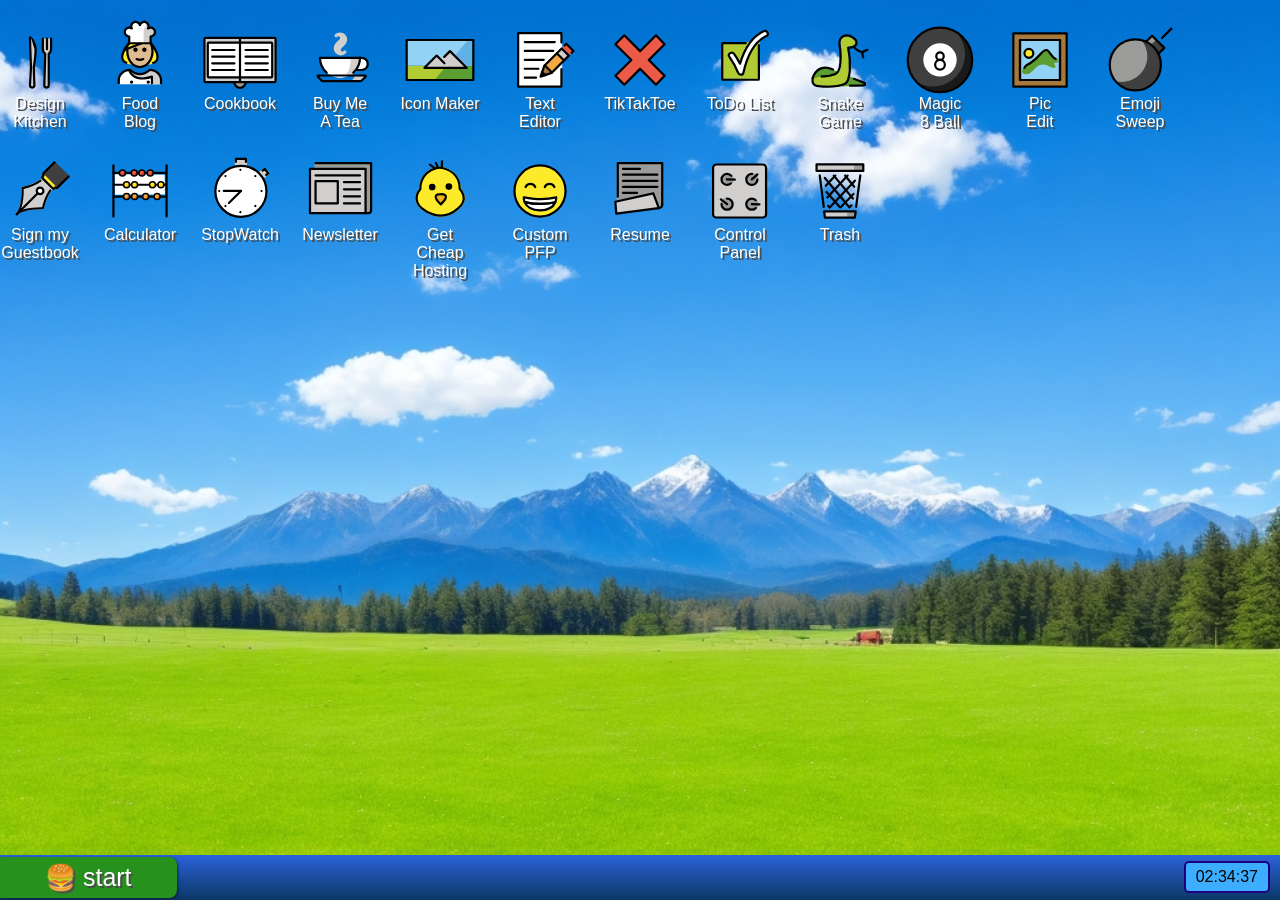
<file: index.html>
<!DOCTYPE html>
<html lang="en">
  <head>
    <meta charset="UTF-8" />
    <meta name="viewport" content="width=device-width, initial-scale=1.0" />
    <title>Portfolio</title>
    <link rel="icon" href="images/cat.svg" type="image/x-icon" />
    <link rel="stylesheet" type="text/css" href="styles.css" />
  </head>
  <body>
    <main class="bg">
      <div class="icon-container">
        <div class="icon">
          <img
            src="images/cutlery.svg"
            alt="fork"
            onclick="openWebsite('https://designkitchen.dev')"
          />
          <span>Design<br />Kitchen</span>
        </div>

        <div class="icon">
          <img
            src="images/cook.svg"
            alt="cook"
            onclick="openWebsite('https://www.chefsarah.ca')"
          />
          <span>Food<br />Blog</span>
        </div>

        <div class="icon">
          <img
            src="images/cb.svg"
            alt="cookbook"
            onclick="window.open('https://a.co/d/8ORyEI7', '_blank')"
          />
          <span>Cookbook</span>
        </div>
        <div class="icon">
          <img
            src="images/java.svg"
            alt="buy me a coffee"
            onclick="window.open('https://www.buymeacoffee.com/chfsrh')"
          />
          <span>Buy Me<br />A Tea</span>
        </div>

        <div class="special-div, icon">
          <img
            src="images/icon.svg"
            alt="icon maker"
            onclick="openWebsite('https://webchef.dev/icon')"
          />
          <span>Icon Maker</span>
        </div>

        <div class="icon">
          <img
            src="images/text.svg"
            alt="text editor"
            onclick="openWebsite('https://webchef.dev/textEditor')"
          />
          <span>Text<br />Editor</span>
        </div>

        <div class="icon">
          <img
            src="images/cross.svg"
            alt="cross"
            onclick="openWebsite('https://webchef.dev/ttt')"
          />
          <span>TikTakToe</span>
        </div>

        <div class="icon">
          <img
            src="images/check.svg"
            alt="check"
            onclick="openWebsite('https://webchef.dev/todo')"
          />
          <span>ToDo List</span>
        </div>

        <div class="icon">
          <img
            src="images/snake.svg"
            alt="snake"
            onclick="openWebsite('https://webchef.dev/snake')"
          />
          <span>Snake<br />Game</span>
        </div>

        <div class="icon">
          <img
            src="images/ball.svg"
            alt="8 ball"
            onclick="openWebsite('https://webchef.dev/basedor')"
          />
          <span>Magic<br />8 Ball</span>
        </div>

        <div class="icon">
          <img
            src="images/pic.svg"
            alt="Pictures"
            onclick="openWebsite('https://webchef.dev/picEdit.html')"
          />
          <span>Pic<br />Edit</span>
        </div>

        <div class="icon">
          <img
            src="images/bomb.svg"
            alt="bomb"
            onclick="openWebsite('https://webchef.dev/emojis.html')"
          />
          <span>Emoji<br />Sweep</span>
        </div>

        <div class="icon">
          <img
            src="images/pen.svg"
            alt="sign my guestbook"
            onclick="openWebsite('https://lightslategray-gnu-272651.hostingersite.com/index.php')"
          />
          <span>Sign my<br />Guestbook</span>
        </div>

        <div class="icon">
          <img
            src="images/calc.svg"
            alt="calculator"
            onclick="openWebsite('https://webchef.dev/calc')"
          />
          <span>Calculator</span>
        </div>

        <div class="icon">
          <img
            src="images/stopwatch.svg"
            alt="stopwatch"
            onclick="openWebsite('https://webchef.dev/sw')"
          />
          <span>StopWatch</span>
        </div>

        <div class="icon">
          <img
            src="images/newsletter.svg"
            alt="newsletter"
            onclick="openWebsite('https://chfsrh.beehiiv.com/subscribe')"
          />
          <span>Newsletter</span>
        </div>

        <div class="icon">
          <img
            src="images/chick.svg"
            alt="hosting"
            onclick="window.open('https://hostinger.com?REFERRALCODE=1SARAH747')"
          />
          <span>Get<br />Cheap<br />Hosting</span>
        </div>

        <div class="icon">
          <img
            src="images/pfp.svg"
            alt="profile pic"
            onclick="window.open('https://designcafe.dev/')"
          />
          <span>Custom<br />PFP</span>
        </div>

        <div class="icon">
          <img
            src="images/resume.svg"
            alt="resume"
            onclick="openWebsite('https://webchef.dev/resume')"
          />
          <span>Resume</span>
        </div>

        <div class="icon">
          <img
            src="images/panel.svg"
            alt="control panel"
            onclick="openWebsite('https://webchef.dev/controlPanel.html')"
          />
          <span>Control<br />Panel</span>
        </div>

        <div class="icon">
          <img
            src="images/trash.svg"
            alt="trash"
            onclick="openWebsite('https://en.wikipedia.org/wiki/Garbage_collection_(computer_science)')"
          />
          <span>Trash</span>
        </div>
      </div>
      <iframe
        id="websiteFrame"
        style="display: none"
        width="100%"
        height="600px"
        frameborder="0"
      ></iframe>

      <button onclick="closeWebsite()" id="closeButton">Close</button>
      <div class="clock" id="clock"></div>
    </main>

    <div class="windows-bar">
      <button id="startButton">&#127828; start</button>
      <div class="startMenu" id="startMenu">
        <div class="grid-container">
          <div class="grid-item top">&#128029; Sarah</div>
          <div class="grid-item middle-left">
            <ul>
              <li>
                <a href="mailto:webchefdev@gmail.com">&#x1F48C; E-mail Me!</a>
              </li>
              <li>
                <a href="https://webchef.dev/aboutme.html" target="_blank"
                  >&#128172; About Me</a
                >
              </li>
              <br />
              <li>
                <a href="https://developer.mozilla.org/en-US/"
                  >&#x1F68C; MDN Docs</a
                >
              </li>
              <li><a href="https://xkcd.com/">&#x26C4; Your XD</a></li>
              <li>
                <a
                  href="https://youtube.com/playlist?list=PLyF3cn4aqC8DwuUORhhMR-r5MYoGbSDjp&si=2_5H44j7nKganCxP"
                  >&#x1F4BF; Media Playlist</a
                >
              </li>
            </ul>
          </div>
          <div class="grid-item middle-right">
            <ul>
              <li>
                <a href="https://twitter.com/s4rah_dev">&#x1F425; X/Twitter</a>
              </li>
              <li>
                <a href="https://www.linkedin.com/in/chfsrh/"
                  >&#x1F3E2; LinkedIn</a
                >
              </li>
              <li>
                <a href="https://github.com/WebChefDev">&#x1F419; GitHub</a>
              </li>
              <li>
                <a href="https://www.instagram.com/chefsarah.ca/"
                  >&#x1F3A0; Instagram</a
                >
              </li>
              <li>
                <a href="https://www.tiktok.com/@chefsarah.ca"
                  >&#x1F3AD; Tiktok</a
                >
              </li>
              <li>
                <a href="https://www.youtube.com/@s4rah_dev"
                  >&#128065; YouTube</a
                >
              </li>
              <li>
                <a
                  href="https://discord.com/channels/1139400470029418566/1139400470721466451"
                  >&#x1F37F; Discord</a
                >
              </li>
              <li>
                <a href="https://www.pinterest.ca/chefsarahdotca/"
                  >&#x1F35F; Pinterest</a
                >
              </li>
            </ul>
          </div>
          <a href="https://webchef.dev/xplogin.html" class="grid-item bottom">
            Log Off &#128075;
          </a>
        </div>
      </div>

      <div class="counter">
        <iframe
          src="https://lightgrey-hedgehog-313118.hostingersite.com/"
        ></iframe>
      </div>
    </div>

    <script src="script.js"></script>
  </body>
</html>
</file>
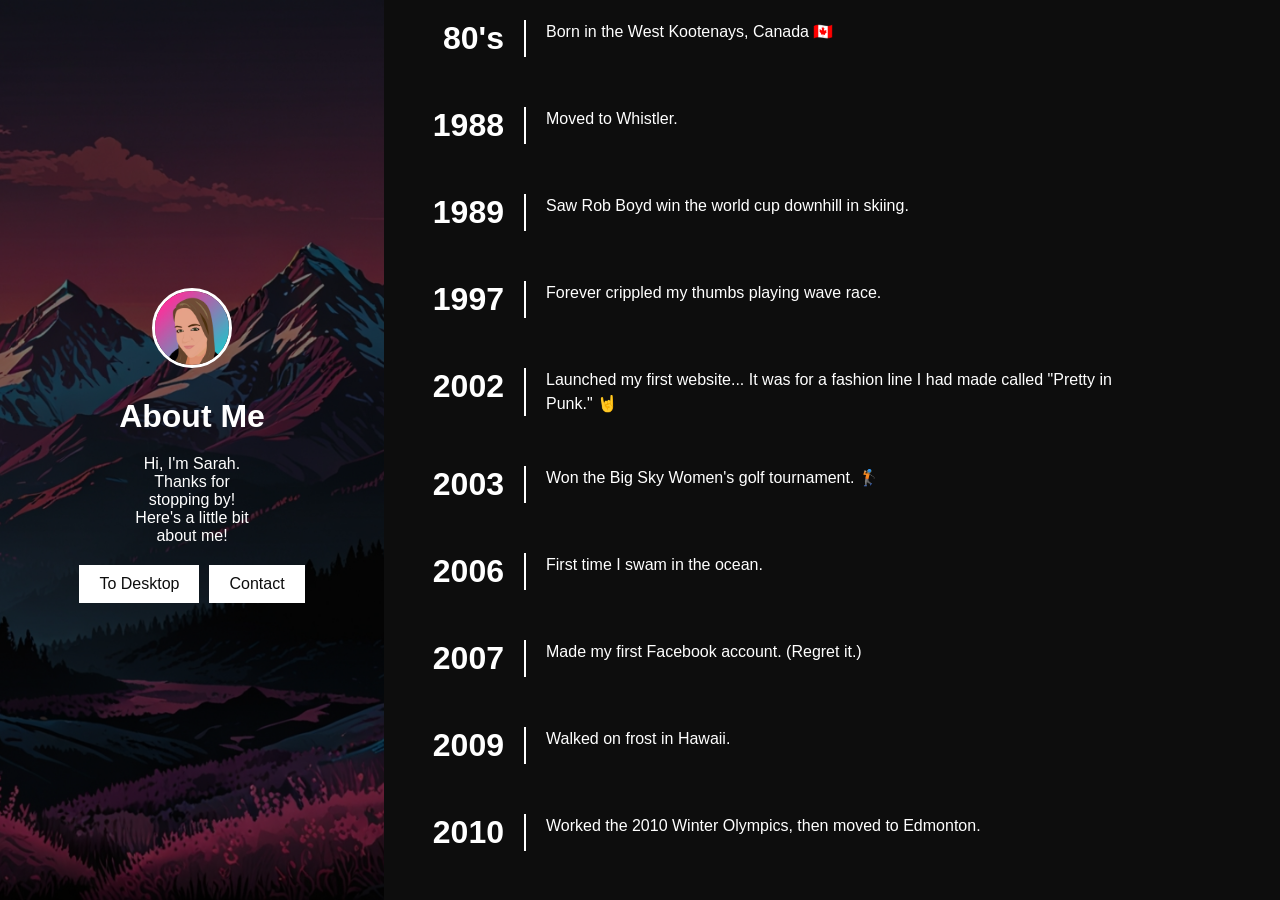
<file: aboutme.html>
<!DOCTYPE html>
<html lang="en">
  <head>
    <meta charset="UTF-8" />
    <meta name="viewport" content="width=device-width, initial-scale=1.0" />
    <title>About Me Timeline</title>
    <style>
      * {
        margin: 0;
        padding: 0;
        box-sizing: border-box;
      }
      a {
        color: rgb(255, 0, 195);
        text-decoration: none;
      }
      body {
        background-color: #0d0d0d;
        color: white;
        font-family: "Arial", sans-serif;
      }

      .container {
        display: flex;
        height: 100vh;
      }

      .fixed-section {
        position: fixed;
        width: 30%;
        height: 100vh;
        display: flex;
        flex-direction: column;
        justify-content: center;
        align-items: center;
        background-image: url("images/bg.jpg");
        background-size: cover;
        background-position: center;
        background-repeat: no-repeat;
        color: white;
      }

      .fixed-section::before {
        content: "";
        position: absolute;
        top: 0;
        left: 0;
        right: 0;
        bottom: 0;
        background-color: rgba(0, 0, 0, 0.5);
        z-index: 1;
      }

      .fixed-section h1,
      .fixed-section p,
      .fixed-section .buttons {
        position: relative;
        z-index: 2;
        padding: 10px;
      }
      .fixed-section .buttons {
        display: flex;
        gap: 10px;
      }

      .fixed-section a {
        padding: 10px 20px;
        background-color: white;
        color: #0d0d0d;
        border: none;
        cursor: pointer;
        font-size: 1rem;
        transition: background-color 0.3s;
      }

      .fixed-section a:hover {
        background-color: #555;
        color: white;
      }

      .leftP {
        text-align: center;
        max-width: 150px;
      }
      /* Right scrollable section */
      .scrollable-section {
        margin-left: 30%;
        padding: 20px;
        height: 100vh;
        overflow-y: scroll;
        width: 70%;
        position: relative;
      }

      .timeline {
        display: flex;
        flex-direction: column;
      }

      .event {
        display: flex;
        margin-bottom: 50px;
      }

      .date {
        font-size: 2rem;
        font-weight: bold;
        width: 100px;
        flex-shrink: 0;
        text-align: right;
        margin-right: 20px;
      }

      .description {
        font-size: 1rem;
        font-weight: 300;
        max-width: 600px;
        border-left: 2px solid white;
        padding-left: 20px;
      }

      .description p {
        line-height: 1.5;
      }

      @media (max-width: 768px) {
        .fixed-section {
          width: 100%;
          height: auto;
          position: relative;
          text-align: center;
          padding: 20px;
        }

        .fixed-section h1 {
          font-size: 2rem;
        }

        .fixed-section p {
          font-size: 1rem;
        }

        .fixed-section .a {
          flex-direction: column;
          gap: 5px;
        }

        .scrollable-section {
          margin-left: 0;
          padding: 20px;
        }

        .date {
          font-size: 1.5rem;
        }

        .description {
          font-size: 0.9rem;
          padding-left: 10px;
        }
      }
      @media (max-width: 480px) {
        .container {
          display: block;
        }

        .fixed-section {
          position: relative;
          width: 100%;
          text-align: center;
          padding: 20px;
          margin-bottom: 20px;
        }

        .scrollable-section {
          width: 100%;
          height: auto;
          padding: 20px;
          overflow-y: auto;
        }

        .fixed-section h1 {
          font-size: 2rem;
        }

        .fixed-section p {
          font-size: 1rem;
        }

        .fixed-section .buttons {
          flex-direction: column;
          gap: 10px;
        }

        .date {
          font-size: 1.3rem;
        }

        .description {
          font-size: 0.85rem;
          padding-left: 10px;
        }
      }

      .profile-pic {
        width: 80px;
        height: 80px;
        border-radius: 50%;
        border: 3px solid white;
        margin-bottom: 20px;
        position: relative;
        z-index: 3;
      }
    </style>
  </head>
  <body>
    <div class="container">
      <!-- Left fixed section -->
      <div class="fixed-section">
        <img
          src="images/profile-pic.jpg"
          alt="Profile Picture"
          class="profile-pic"
        />
        <h1>About Me</h1>
        <p class="leftP">
          Hi, I'm Sarah. Thanks for stopping by! Here's a little bit about me!
        </p>
        <div class="buttons">
          <a href="https://www.webchef.dev">To Desktop</a>
          <a href="https://designkitchen.dev/about/">Contact</a>
        </div>
      </div>

      <!-- Right scrollable section -->
      <div class="scrollable-section">
        <div class="timeline">
          <div class="event">
            <div class="date">80's</div>
            <div class="description">
              <p>Born in the West Kootenays, Canada 🇨🇦</p>
            </div>
          </div>

          <div class="event">
            <div class="date">1988</div>
            <div class="description">
              <p>Moved to Whistler.</p>
            </div>
          </div>

          <div class="event">
            <div class="date">1989</div>
            <div class="description">
              <p>Saw Rob Boyd win the world cup downhill in skiing.</p>
            </div>
          </div>

          <div class="event">
            <div class="date">1997</div>
            <div class="description">
              <p>Forever crippled my thumbs playing wave race.</p>
            </div>
          </div>

          <div class="event">
            <div class="date">2002</div>
            <div class="description">
              <p>
                Launched my first website... It was for a fashion line I had
                made called "Pretty in Punk." 🤘
              </p>
            </div>
          </div>

          <div class="event">
            <div class="date">2003</div>
            <div class="description">
              <p>Won the Big Sky Women's golf tournament. 🏌🏼</p>
            </div>
          </div>

          <div class="event">
            <div class="date">2006</div>
            <div class="description">
              <p>First time I swam in the ocean.</p>
            </div>
          </div>

          <div class="event">
            <div class="date">2007</div>
            <div class="description">
              <p>Made my first Facebook account. (Regret it.)</p>
            </div>
          </div>

          <div class="event">
            <div class="date">2009</div>
            <div class="description">
              <p>Walked on frost in Hawaii.</p>
            </div>
          </div>

          <div class="event">
            <div class="date">2010</div>
            <div class="description">
              <p>Worked the 2010 Winter Olympics, then moved to Edmonton.</p>
            </div>
          </div>

          <div class="event">
            <div class="date">2012</div>
            <div class="description">
              <p>Got my first iPhone 📱👀</p>
            </div>
          </div>

          <div class="event">
            <div class="date">2013</div>
            <div class="description">
              <p>Started my private chef business.</p>
            </div>
          </div>

          <div class="event">
            <div class="date">2016</div>
            <div class="description">
              <p>Competed in the Canadian Food Championships. Came in 4th.</p>
            </div>
          </div>

          <div class="event">
            <div class="date">2017</div>
            <div class="description">
              <p>Bought my first house.</p>
            </div>
          </div>

          <div class="event">
            <div class="date">2020</div>
            <div class="description">
              <p>You know.</p>
            </div>
          </div>

          <div class="event">
            <div class="date">2022</div>
            <div class="description">
              <p>
                Started our <a hreg="https//evcomech.com">plumbing business.</a>
              </p>
            </div>
          </div>

          <div class="event">
            <div class="date">2023</div>
            <div class="description">
              <p>
                Started <a href="https://designkitchen.dev">Design Kitchen.</a>
              </p>
            </div>
          </div>

          <div class="event">
            <div class="date">2024</div>
            <div class="description">
              <p>Tricked you into reading this whole website 🫵</p>
            </div>
          </div>
        </div>
      </div>
    </div>
  </body>
</html>
</file>
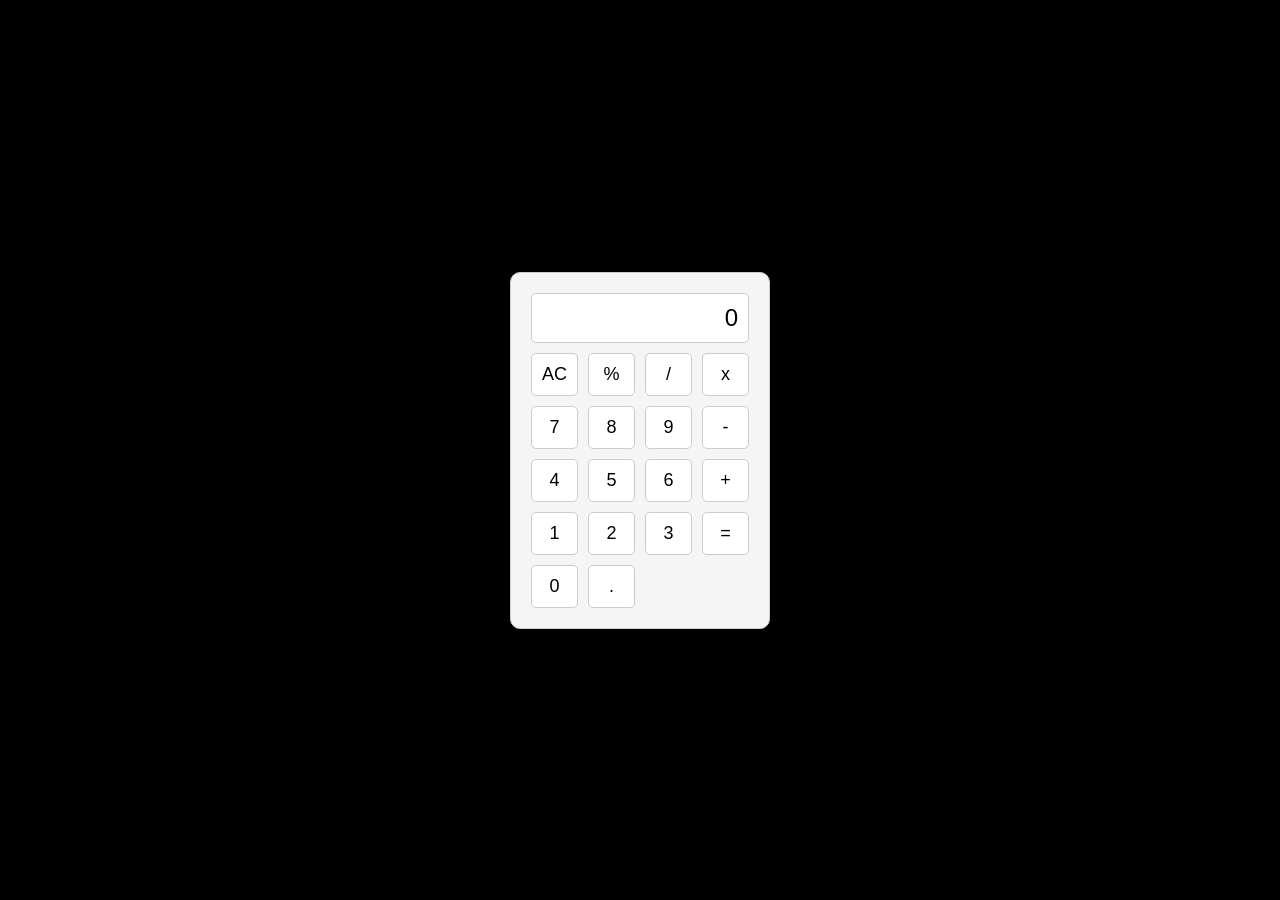
<file: calc.html>
<!DOCTYPE html>
<html lang="en">
  <head>
    <meta charset="UTF-8" />
    <meta name="viewport" content="width=device-width, initial-scale=1.0" />
    <title>Calculator</title>
    <style>
      body {
        font-family: "Arial", sans-serif;
        display: flex;
        justify-content: center;
        align-items: center;
        height: 100vh;
        margin: 0;
        background-color: rgb(0, 0, 0);
      }

      #calculator {
        display: grid;
        grid-template-columns: repeat(4, 1fr);
        gap: 10px;
        max-width: 300px;
        margin: auto;
        padding: 20px;
        border: 1px solid #ccc;
        border-radius: 10px;
        background-color: #f5f5f5;
        box-shadow: 0 0 10px rgba(0, 0, 0, 0.1);
      }

      button {
        padding: 10px;
        font-size: 18px;
        border: 1px solid #ccc;
        border-radius: 5px;
        background-color: #fff;
        cursor: pointer;
      }

      button:active {
        background-color: #e6e6e6;
      }

      #result {
        grid-column: span 4;
        text-align: right;
        padding: 10px;
        font-size: 24px;
        border: 1px solid #ccc;
        border-radius: 5px;
        background-color: #fff;
      }
    </style>
  </head>
  <body>
    <div id="calculator">
      <div id="result">0</div>
      <button onclick="clearDisplay()">AC</button>
      <button onclick="appendToDisplay('%')">%</button>
      <button onclick="appendToDisplay('/')">/</button>
      <button onclick="appendToDisplay('*')">x</button>

      <button onclick="appendToDisplay('7')">7</button>
      <button onclick="appendToDisplay('8')">8</button>
      <button onclick="appendToDisplay('9')">9</button>
      <button onclick="appendToDisplay('-')">-</button>

      <button onclick="appendToDisplay('4')">4</button>
      <button onclick="appendToDisplay('5')">5</button>
      <button onclick="appendToDisplay('6')">6</button>
      <button onclick="appendToDisplay('+')">+</button>

      <button onclick="appendToDisplay('1')">1</button>
      <button onclick="appendToDisplay('2')">2</button>
      <button onclick="appendToDisplay('3')">3</button>
      <button onclick="calculateResult()">=</button>

      <button onclick="appendToDisplay('0')">0</button>
      <button onclick="appendToDisplay('.')">.</button>
    </div>

    <script>
      let displayValue = "0";

      function clearDisplay() {
        displayValue = "0";
        updateDisplay();
      }

      function appendToDisplay(value) {
        if (displayValue === "0") {
          displayValue = value;
        } else {
          displayValue += value;
        }
        updateDisplay();
      }

      function calculateResult() {
        try {
          displayValue = eval(displayValue).toString();
        } catch (error) {
          displayValue = "Error";
        }
        updateDisplay();
      }

      function updateDisplay() {
        document.getElementById("result").textContent = displayValue;
      }
    </script>
  </body>
</html>
</file>
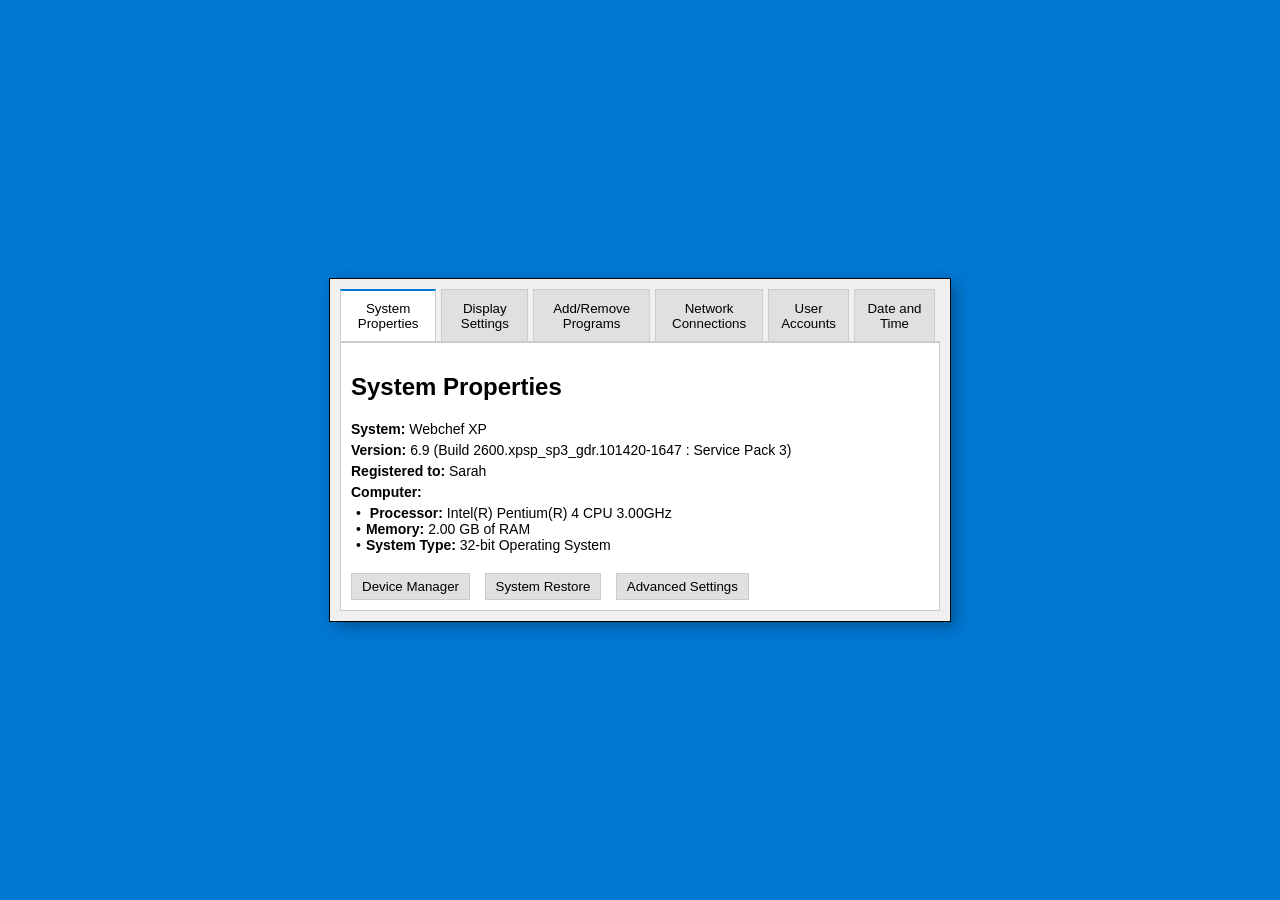
<file: controlPanel.html>
<!DOCTYPE html>
<html lang="en">
  <head>
    <meta charset="UTF-8" />
    <meta name="viewport" content="width=device-width, initial-scale=1.0" />
    <title>Mock Control Panel</title>
    <style>
      body {
        font-family: "Tahoma", sans-serif;
        background-color: #0078d4;
        display: flex;
        justify-content: center;
        align-items: center;
        height: 100vh;
        margin: 0;
      }

      .window {
        width: 600px;
        border: 1px solid #000;
        background-color: #f0f0f0;
        padding: 10px;
        box-shadow: 5px 5px 15px rgba(0, 0, 0, 0.3);
      }

      .tabs {
        display: flex;
        border-bottom: 1px solid #ccc;
      }

      .tab-link {
        padding: 10px;
        margin-right: 5px;
        cursor: pointer;
        border: 1px solid #ccc;
        border-bottom: none;
        background-color: #e0e0e0;
        color: #000;
        outline: none;
      }

      .tab-link.active {
        background-color: #fff;
        border-top: 2px solid #0078d4;
      }

      .tab-content {
        display: none;
        padding: 10px;
        background-color: #fff;
        border: 1px solid #ccc;
      }

      .tab-content.active {
        display: block;
      }

      .system-info {
        margin-top: 10px;
      }

      .system-info p,
      .system-info ul {
        margin: 5px 0;
        font-size: 14px;
      }

      .system-info ul {
        list-style-type: none;
        padding-left: 0;
      }

      .system-info li {
        padding-left: 15px;
        text-indent: -10px;
      }

      .system-info li:before {
        content: "•";
        padding-right: 5px;
        color: #000;
      }

      .system-buttons {
        margin-top: 20px;
      }

      .system-buttons .btn {
        padding: 5px 10px;
        margin-right: 10px;
        background-color: #e0e0e0;
        border: 1px solid #ccc;
        cursor: pointer;
      }

      .system-buttons .btn:hover {
        background-color: #d0d0d0;
      }

      .display-settings {
        margin-top: 10px;
      }

      .display-settings p {
        margin: 10px 0;
      }

      .resolution-slider {
        display: flex;
        align-items: center;
      }

      .resolution-slider label {
        margin: 0 10px;
      }

      #resolution {
        width: 150px;
      }

      .display-buttons {
        margin-top: 20px;
      }

      .display-buttons .btn {
        padding: 5px 10px;
        margin-right: 10px;
        background-color: #e0e0e0;
        border: 1px solid #ccc;
        cursor: pointer;
      }

      .display-buttons .btn:hover {
        background-color: #d0d0d0;
      }

      .programs-list {
        margin-top: 10px;
        border: 1px solid #ccc;
        padding: 10px;
        background-color: #fff;
      }

      .program {
        display: flex;
        justify-content: space-between;
        align-items: center;
        margin-bottom: 10px;
      }

      .program-name {
        font-size: 14px;
        font-weight: bold;
      }

      .remove-btn {
        background-color: #e0e0e0;
        border: 1px solid #ccc;
        padding: 5px 10px;
        cursor: pointer;
      }

      .remove-btn:hover {
        background-color: #d0d0d0;
      }

      .network-list {
        margin-top: 10px;
        border: 1px solid #ccc;
        padding: 10px;
        background-color: #fff;
      }

      .network {
        display: flex;
        justify-content: space-between;
        align-items: center;
        margin-bottom: 10px;
      }

      .network-name {
        font-size: 14px;
        font-weight: bold;
      }

      .connect-btn {
        background-color: #e0e0e0;
        border: 1px solid #ccc;
        padding: 5px 10px;
        cursor: pointer;
      }

      .connect-btn:hover {
        background-color: #d0d0d0;
      }

      .connect-btn.connected {
        background-color: #90ee90; /* Light green for connected */
        color: #000;
      }

      .connect-btn.disabled {
        background-color: #e0e0e0;
        cursor: not-allowed;
      }

      .user-list {
        margin-top: 10px;
        border: 1px solid #ccc;
        padding: 10px;
        background-color: #fff;
      }

      .user {
        display: flex;
        justify-content: space-between;
        align-items: center;
        margin-bottom: 10px;
      }

      .user-name {
        font-size: 14px;
        font-weight: bold;
      }

      .user-type {
        font-size: 12px;
        color: #666;
        margin-right: 10px;
      }

      .edit-btn {
        background-color: #e0e0e0;
        border: 1px solid #ccc;
        padding: 5px 10px;
        cursor: pointer;
      }

      .edit-btn:hover {
        background-color: #d0d0d0;
      }

      .modal {
        display: none; /* Hidden by default */
        position: fixed;
        z-index: 1;
        left: 0;
        top: 0;
        width: 100%;
        height: 100%;
        background-color: rgba(0, 0, 0, 0.5);
      }

      .modal-content {
        background-color: #fefefe;
        margin: 15% auto;
        padding: 20px;
        border: 1px solid #888;
        width: 300px;
      }

      .account-options label {
    display: block;
    margin-top: 10px;
    font-size: 14px;
}

.account-options input,
.account-options select {
    display: block;
    width: 100%;
    padding: 5px;
    margin-top: 5px;
    margin-bottom: 10px;
    box-sizing: border-box;
}


      .close {
        color: #aaa;
        float: right;
        font-size: 28px;
        font-weight: bold;
      }

      .close:hover,
      .close:focus {
        color: black;
        text-decoration: none;
        cursor: pointer;
      }

      .save-btn,
      .delete-btn {
        margin-top: 10px;
        padding: 5px 10px;
        background-color: #e0e0e0;
        border: 1px solid #ccc;
        cursor: pointer;
      }

      .save-btn:hover,
      .delete-btn:hover {
        background-color: #d0d0d0;
      }


      .current-time {
    margin-bottom: 20px;
    font-size: 18px;
}

.time-adjustment, .date-adjustment {
    margin-bottom: 10px;
}

label {
    margin-right: 10px;
}

input {
    margin-right: 10px;
    padding: 5px;
}

.set-time-btn, .set-date-btn {
    background-color: #e0e0e0;
    border: 1px solid #ccc;
    padding: 5px 10px;
    cursor: pointer;
}

.set-time-btn:hover, .set-date-btn:hover {
    background-color: #d0d0d0;
}

.result-message {
    margin-top: 20px;
    font-size: 14px;
    color: green;
}
    </style>

  </head>

  <body>
    <div class="window">
      <div class="tabs">
        <button class="tab-link active" onclick="openTab(event, 'System')">
          System Properties
        </button>
        <button class="tab-link" onclick="openTab(event, 'Display')">
          Display Settings
        </button>
        <button class="tab-link" onclick="openTab(event, 'Programs')">
          Add/Remove Programs
        </button>
        <button class="tab-link" onclick="openTab(event, 'Network')">
          Network Connections
        </button>
        <button class="tab-link" onclick="openTab(event, 'Users')">
          User Accounts
        </button>
        <button class="tab-link" onclick="openTab(event, 'DateTime')">
          Date and Time
        </button>
      </div>

      <div id="System" class="tab-content active">
        <h2>System Properties</h2>
        <div class="system-info">
          <p><strong>System:</strong> Webchef XP</p>
          <p>
            <strong>Version:</strong> 6.9 (Build 2600.xpsp_sp3_gdr.101420-1647 :
            Service Pack 3)
          </p>
          <p><strong>Registered to:</strong> Sarah</p>
          <p><strong>Computer:</strong></p>
          <ul>
            <li>
              <strong>Processor:</strong> Intel(R) Pentium(R) 4 CPU 3.00GHz
            </li>
            <li><strong>Memory:</strong> 2.00 GB of RAM</li>
            <li><strong>System Type:</strong> 32-bit Operating System</li>
          </ul>
        </div>
        <div class="system-buttons">
          <button class="btn">Device Manager</button>
          <button class="btn">System Restore</button>
          <button class="btn">Advanced Settings</button>
        </div>
      </div>

      <div id="Display" class="tab-content">
        <h2>Display Settings</h2>
        <div class="display-settings">
          <p><strong>Screen resolution:</strong></p>
          <div class="resolution-slider">
            <label for="resolution">Less &larr;</label>
            <input
              type="range"
              id="resolution"
              name="resolution"
              min="800"
              max="1600"
              value="1024"
              step="1"
            />
            <label for="resolution">&rarr; More</label>
          </div>
          <p><span id="resolution-value">1024</span> x 768 pixels</p>

          <p><strong>Color quality:</strong></p>
          <select id="color-quality">
            <option value="16-bit">Medium (16-bit)</option>
            <option value="32-bit" selected>Highest (32-bit)</option>
          </select>

          <p><strong>Theme:</strong></p>
          <select id="theme">
            <option value="xp" selected>Windows XP (Default)</option>
            <option value="classic">Windows Classic</option>
            <option value="bliss">Bliss</option>
          </select>
        </div>
        <div class="display-buttons">
          <button class="btn">Apply</button>
          <button class="btn">OK</button>
          <button class="btn">Cancel</button>
        </div>
      </div>

      <div id="Programs" class="tab-content">
        <h2>Add/Remove Programs</h2>
        <div class="programs-list">
          <div class="program">
            <span class="program-name">Microsoft Office 2003</span>
            <button class="remove-btn" onclick="removeProgram(this)">
              Remove
            </button>
          </div>
          <div class="program">
            <span class="program-name">Adobe Photoshop 7.0</span>
            <button class="remove-btn" onclick="removeProgram(this)">
              Remove
            </button>
          </div>
          <div class="program">
            <span class="program-name">Winamp</span>
            <button class="remove-btn" onclick="removeProgram(this)">
              Remove
            </button>
          </div>
          <div class="program">
            <span class="program-name">Mozilla Firefox 2.0</span>
            <button class="remove-btn" onclick="removeProgram(this)">
              Remove
            </button>
          </div>
          <div class="program">
            <span class="program-name">Norton Antivirus 2005</span>
            <button class="remove-btn" onclick="removeProgram(this)">
              Remove
            </button>
          </div>
        </div>
      </div>

      <div id="Network" class="tab-content">
        <h2>Network Connections</h2>
        <div class="network-list">
          <div class="network">
            <span class="network-name">Dial-Up Connection</span>
            <button class="connect-btn" onclick="playDialUpSound()">
              Connect
            </button>
          </div>

          <div class="network">
            <span class="network-name">Wireless Network Connection</span>
            <button class="connect-btn">Not Connected</button>
          </div>
        </div>
      </div>

      <div id="Users" class="tab-content">
        <h2>User Accounts</h2>
        <p>Select an account to modify its settings:</p>
        <div class="user-list">
          <!-- Duck User -->
          <div class="user">
            <span class="user-name">Duck</span>
            <span class="user-type">Standard User</span>
            <button class="edit-btn" onclick="editUser('Duck')">
              Manage Account
            </button>
          </div>

          <!-- Admin User -->
          <div class="user">
            <span class="user-name">Admin</span>
            <span class="user-type">Administrator</span>
            <button class="edit-btn" onclick="editUser('Admin')">
              Manage Account
            </button>
          </div>
        </div>

        <!-- User Account Management Modal (for future functionality) -->
        <div id="user-modal" class="modal" style="display: none">
          <div class="modal-content">
            <span class="close" onclick="closeModal()">&times;</span>
            <h2>Manage Account: <span id="modal-user-name"></span></h2>
            <div class="account-options">
              <label for="password">Change Password:</label>
              <input
                type="password"
                id="password"
                placeholder="Enter new password"
              />

              <label for="account-type">Account Type:</label>
              <select id="account-type">
                <option value="standard">Standard User</option>
                <option value="admin">Administrator</option>
              </select>

              <button class="save-btn">Save Changes</button>
              <button class="delete-btn">Delete Account</button>
            </div>
          </div>
        </div>
      </div>

      <div id="DateTime" class="tab-content">
        <h2>Date and Time Settings</h2>
        <div class="current-time">
            <p>Current Time: <span id="current-time-display"></span></p>
        </div>

        <div class="time-adjustment">
            <label for="new-time">Set New Time:</label>
            <input type="time" id="new-time">
            <button class="set-time-btn" onclick="setTime()">Set Time</button>
        </div>

        <div class="date-adjustment">
            <label for="new-date">Set New Date:</label>
            <input type="date" id="new-date">
            <button class="set-date-btn" onclick="setDate()">Set Date</button>
        </div>

        <div class="result-message" id="result-message"></div>
    </div>

    <script>
      function openTab(evt, tabName) {
        var i, tabContent, tabLinks;

        // Hide all tab contents
        tabContent = document.getElementsByClassName("tab-content");
        for (i = 0; i < tabContent.length; i++) {
          tabContent[i].style.display = "none";
          tabContent[i].classList.remove("active");
        }

        // Remove the active class from all tab links
        tabLinks = document.getElementsByClassName("tab-link");
        for (i = 0; i < tabLinks.length; i++) {
          tabLinks[i].classList.remove("active");
        }

        // Show the current tab and add active class to the clicked tab
        document.getElementById(tabName).style.display = "block";
        evt.currentTarget.classList.add("active");
      }

      // Show the first tab by default
      document.addEventListener("DOMContentLoaded", function () {
        document.querySelector(".tab-content").style.display = "block";
      });

      //Update screen resolution
      document
        .getElementById("resolution")
        .addEventListener("input", function () {
          const value = this.value;
          document.getElementById("resolution-value").textContent = value;
        });
      //remove programs
      function removeProgram(button) {
        const program = button.parentElement;
        program.style.display = "none";
      }

      //dail up sound
      let isConnected = false; // Keep track of connection status

      function playDialUpSound() {
        const button = document.querySelector(".connect-btn");

        if (!isConnected) {
          // If not connected, play dial-up sound and connect
          const dialUpSound = new Audio("dialup.mp3");
          dialUpSound.play();

          button.textContent = "Connecting...";
          button.disabled = true; // Disable button during connection process

          // Simulate connection after 20 seconds
          setTimeout(() => {
            button.textContent = "Connected";
            button.style.backgroundColor = "#90EE90"; // Change to green when connected
            button.disabled = false;
            isConnected = true; // Mark as connected
          }, 30000);
        } else {
          // If connected, allow user to "disconnect"
          button.textContent = "Not Connected";
          button.style.backgroundColor = ""; // Reset background color
          isConnected = false; // Mark as disconnected
        }
      }

      function editUser(userName) {
        const modal = document.getElementById("user-modal");
        modal.style.display = "block";

        // Set user name in modal title
        document.getElementById("modal-user-name").textContent = userName;

        // Pre-fill account type based on the user
        const accountTypeSelect = document.getElementById("account-type");
        if (userName === "Admin") {
          accountTypeSelect.value = "admin";
        } else {
          accountTypeSelect.value = "standard";
        }

        // Save changes event
        document.querySelector(".save-btn").onclick = function () {
          saveChanges(userName);
        };

        // Delete account event
        document.querySelector(".delete-btn").onclick = function () {
          deleteAccount(userName);
        };
      }

      function closeModal() {
        document.getElementById("user-modal").style.display = "none";
      }

      function saveChanges(userName) {
        // Get the selected account type from the dropdown
        const accountType = document.getElementById("account-type").value;

        // Find the corresponding user in the user list and update account type
        const userList = document.querySelectorAll(".user");
        userList.forEach((user) => {
          const name = user.querySelector(".user-name").textContent;
          if (name === userName) {
            user.querySelector(".user-type").textContent =
              accountType === "admin" ? "Administrator" : "Standard User";
          }
        });

        alert("Changes saved for " + userName + "!");
        closeModal(); // Close the modal after saving
      }

      function deleteAccount(userName) {
        if (userName === "Admin") {
          alert("You cannot delete the Admin account!");
          return;
        }

        // Find the corresponding user in the user list and remove the element
        const userList = document.querySelectorAll(".user");
        userList.forEach((user) => {
          const name = user.querySelector(".user-name").textContent;
          if (name === userName) {
            user.remove(); // Remove the user from the list
          }
        });

        alert(userName + " account deleted.");
        closeModal(); // Close the modal after deleting
      }

      // Function to update the time display with the current time from the existing clock
function updateCurrentTime() {
    const clockElement = document.getElementById('existing-clock'); // Replace with your actual clock element's ID
    const currentTimeDisplay = document.getElementById('current-time-display');

    if (clockElement) {
        currentTimeDisplay.textContent = clockElement.textContent; // Tap into the existing clock's time
    }
}

// Call this function when the Date/Time tab is opened to show the current time
document.getElementById('DateTime').addEventListener('click', updateCurrentTime);

// Function to "set" a new time (purely visual)
function setTime() {
    const newTime = document.getElementById('new-time').value;
    const resultMessage = document.getElementById('result-message');

    if (newTime) {
        resultMessage.textContent = 'Time set to: ' + newTime;
    } else {
        resultMessage.textContent = 'Please select a valid time.';
    }
}

// Function to "set" a new date (purely visual)
function setDate() {
    const newDate = document.getElementById('new-date').value;
    const resultMessage = document.getElementById('result-message');

    if (newDate) {
        resultMessage.textContent = 'Date set to: ' + newDate;
    } else {
        resultMessage.textContent = 'Please select a valid date.';
    }
}
    </script>
  </body>
</html>
</file>
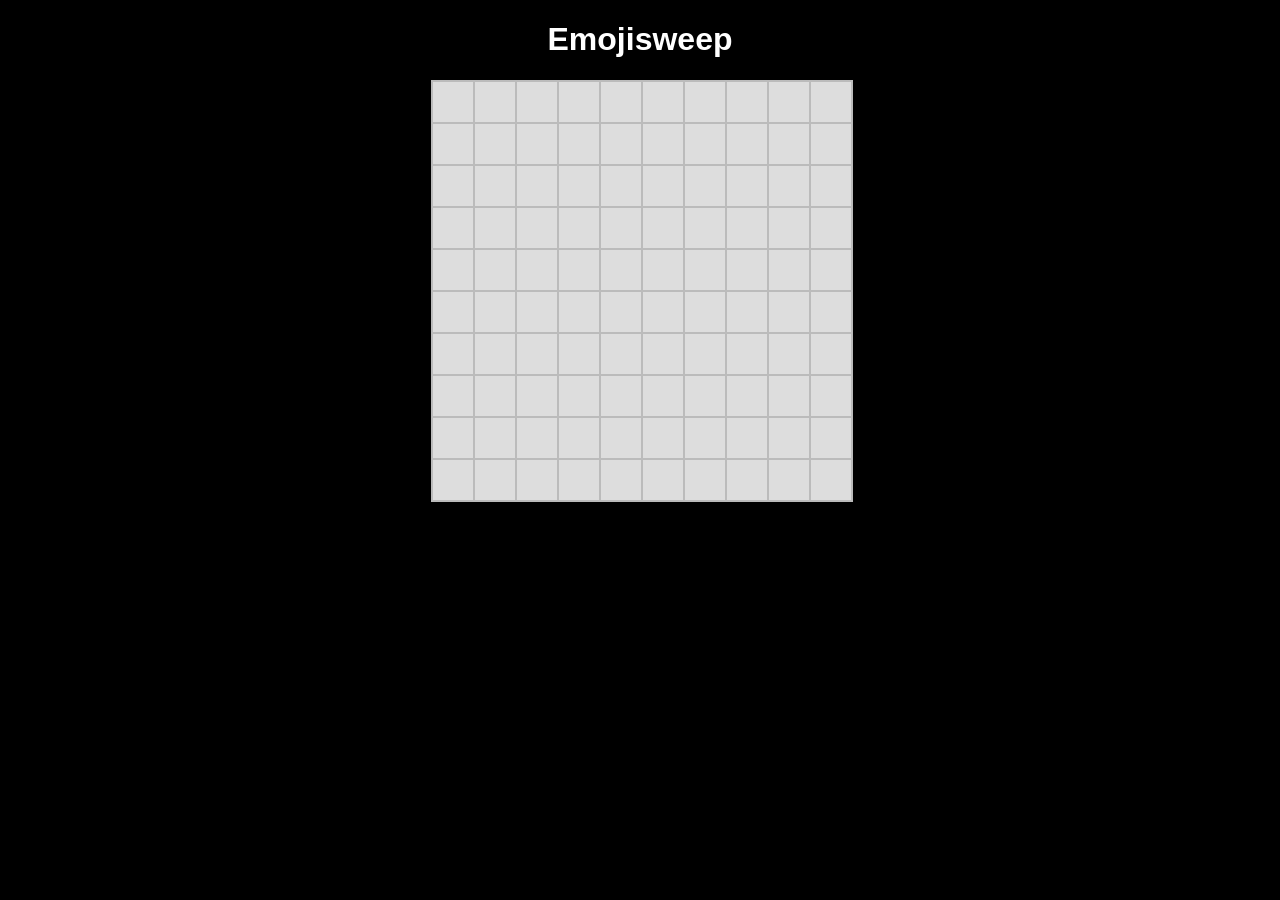
<file: emojis.html>
<!DOCTYPE html>
<html lang="en">
  <head>
    <meta charset="UTF-8" />
    <meta name="viewport" content="width=device-width, initial-scale=1.0" />
    <title>Emojisweep</title>
    <style>
      body {
        font-family: Arial, sans-serif;
        text-align: center;
        background-color: black;
        color: white;
      }

      #emojisweep {
        display: grid;
        grid-template-columns: repeat(10, 40px);
        grid-template-rows: repeat(10, 40px);
        gap: 2px;
        margin: 20px auto;
        width: max-content;
      }

      .cell {
        width: 40px;
        height: 40px;
        display: flex;
        justify-content: center;
        align-items: center;
        background-color: #ddd;
        font-size: 24px;
        cursor: pointer;
        user-select: none;
        border: 2px solid #bbb;
      }

      .cell.revealed {
        background-color: #fff;
        cursor: default;
      }
    </style>
  </head>
  <body>
    <h1>Emojisweep</h1>
    <div id="emojisweep"></div>
    <script>
      let gridSize = 10;
      const mineCount = 15;
      let grid = [];
      const emojiMap = ["🌟", "🔥", "🌈", "💧", "🍀", "💎", "☀️", "🌙"];

      function createGrid() {
        const emojisweep = document.getElementById("emojisweep");
        emojisweep.innerHTML = ""; // Clear previous grid

        for (let i = 0; i < gridSize; i++) {
          grid[i] = [];
          for (let j = 0; j < gridSize; j++) {
            const cell = document.createElement("div");
            cell.classList.add("cell");
            cell.dataset.row = i;
            cell.dataset.col = j;
            cell.addEventListener("click", revealCell);
            emojisweep.appendChild(cell);
            grid[i][j] = {
              element: cell,
              mine: false,
              revealed: false,
              count: 0,
            };
          }
        }

        let placedMines = 0;
        while (placedMines < mineCount) {
          const row = Math.floor(Math.random() * gridSize);
          const col = Math.floor(Math.random() * gridSize);

          if (!grid[row][col].mine) {
            grid[row][col].mine = true;
            placedMines++;
          }
        }

        for (let i = 0; i < gridSize; i++) {
          for (let j = 0; j < gridSize; j++) {
            if (!grid[i][j].mine) {
              let mineCount = 0;
              for (let x = -1; x <= 1; x++) {
                for (let y = -1; y <= 1; y++) {
                  const newRow = i + x;
                  const newCol = j + y;
                  if (
                    newRow >= 0 &&
                    newRow < gridSize &&
                    newCol >= 0 &&
                    newCol < gridSize
                  ) {
                    if (grid[newRow][newCol].mine) mineCount++;
                  }
                }
              }
              grid[i][j].count = mineCount;
            }
          }
        }
      }

      function revealCell() {
        const row = parseInt(this.dataset.row);
        const col = parseInt(this.dataset.col);
        const cellData = grid[row][col];

        if (cellData.revealed) return;

        cellData.revealed = true;
        cellData.element.classList.add("revealed");

        if (cellData.mine) {
          cellData.element.textContent = "💣";
          alert("Game Over! You hit a bomb! 💣");
          setTimeout(resetGame, 100);
        } else {
          if (cellData.count > 0) {
            cellData.element.textContent = emojiMap[cellData.count - 1];
          } else {
            cellData.element.textContent = "😊";
            revealEmptyCells(row, col);
          }
        }

        // Check for win condition
        if (checkWinCondition()) {
          alert("Congratulations! You've cleared all non-mine cells! 🎉");
          setTimeout(resetGame, 100);
        }
      }

      function revealAllMines() {
        for (let i = 0; i < gridSize; i++) {
          for (let j = 0; j < gridSize; j++) {
            if (grid[i][j].mine) {
              grid[i][j].element.textContent = "💣";
            }
          }
        }
      }

      function revealEmptyCells(row, col) {
        for (let x = -1; x <= 1; x++) {
          for (let y = -1; y <= 1; y++) {
            const newRow = row + x;
            const newCol = col + y;
            if (
              newRow >= 0 &&
              newRow < gridSize &&
              newCol >= 0 &&
              newCol < gridSize
            ) {
              const adjacentCell = grid[newRow][newCol];
              if (!adjacentCell.revealed && !adjacentCell.mine) {
                adjacentCell.revealed = true;
                adjacentCell.element.classList.add("revealed");
                if (adjacentCell.count > 0) {
                  adjacentCell.element.textContent =
                    emojiMap[adjacentCell.count - 1];
                } else {
                  adjacentCell.element.textContent = "";
                  revealEmptyCells(newRow, newCol);
                }
              }
            }
          }
        }
      }

      function resetGame() {
        grid = [];
        createGrid();
      }

      function checkWinCondition() {
        for (let i = 0; i < gridSize; i++) {
          for (let j = 0; j < gridSize; j++) {
            if (!grid[i][j].mine && !grid[i][j].revealed) {
              return false; // Found a non-mine cell that is not revealed
            }
          }
        }
        return true; // All non-mine cells are revealed
      }

      createGrid();
    </script>
  </body>
</html>
</file>
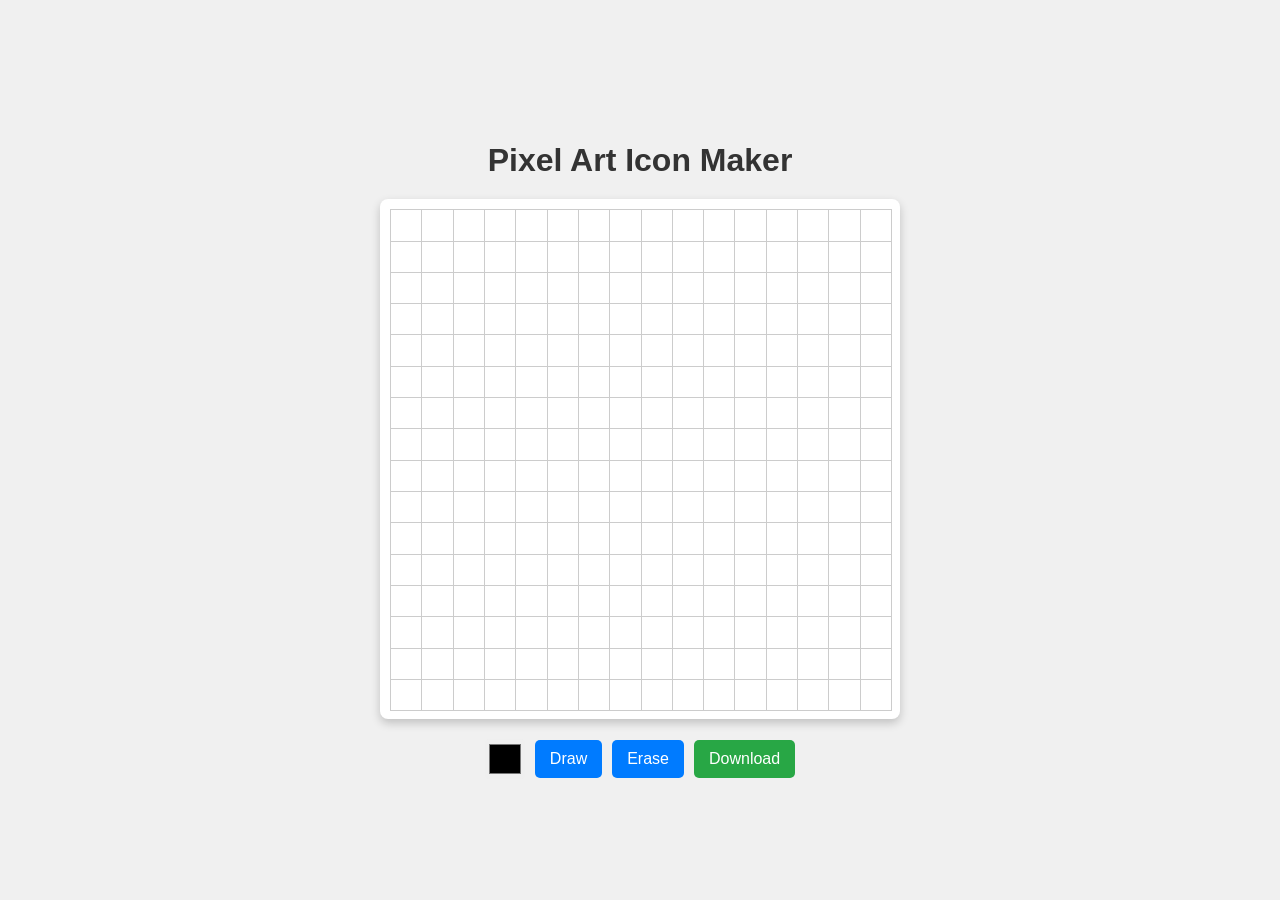
<file: icon.html>
<!DOCTYPE html>
<html lang="en">
  <head>
    <meta charset="UTF-8" />
    <meta name="viewport" content="width=device-width, initial-scale=1.0" />
    <title>Pixel Art Icon Maker</title>
    <style>
      body {
        font-family: "Arial", sans-serif;
        display: flex;
        flex-direction: column;
        align-items: center;
        justify-content: center;
        height: 100vh;
        margin: 0;
        background-color: #f0f0f0;
      }

      h1 {
        font-size: 2rem;
        color: #333;
        margin-bottom: 20px;
      }

      /* Responsive grid styling */
      #canvas {
        display: grid;
        grid-template-columns: repeat(
          16,
          1fr
        ); 
        grid-template-rows: repeat(16, 1fr);
        gap: 1px;
        margin-bottom: 20px;
        background-color: #fff;
        padding: 10px;
        border-radius: 8px;
        width: 90vw; 
        max-width: 500px; 
        aspect-ratio: 1 / 1; 
        box-shadow: 0 4px 10px rgba(0, 0, 0, 0.2);
      }

      .pixel {
        background-color: #fff;
        border: 1px solid #ccc;
        transition: background-color 0.1s ease;
      }

      #controls {
        display: flex;
        align-items: center;
        gap: 10px;
        flex-wrap: wrap;
      }

      #colorPicker {
        width: 40px;
        height: 40px;
        cursor: pointer;
        border: none;
        border-radius: 4px;
      }

      button {
        background-color: #007bff;
        color: white;
        border: none;
        padding: 10px 15px;
        border-radius: 5px;
        font-size: 1rem;
        cursor: pointer;
        transition: background-color 0.3s ease;
      }

      button:hover {
        background-color: #0056b3;
      }

      #download {
        background-color: #28a745;
      }

      #download:hover {
        background-color: #218838;
      }

      @media (max-width: 180px) {
        body {
          padding: 10px;
        }

        h1 {
          font-size: 1.5rem;
        }

        #canvas {
          width: 100%;
          max-width: none;
        }

        #controls {
          flex-direction: column;
          align-items: stretch;
        }

        button {
          width: 100%;
          margin-bottom: 10px;
        }

        #colorPicker {
          width: 100%;
          height: 50px;
        }
      }
    </style>
  </head>
  <body>
    <h1>Pixel Art Icon Maker</h1>

    <!-- 16x16 pixel grid -->
    <div id="canvas"></div>

    <!-- Controls -->
    <div id="controls">
      <input type="color" id="colorPicker" value="#000000" />
      <button id="drawMode">Draw</button>
      <button id="eraseMode">Erase</button>
      <button id="download">Download</button>
    </div>

    <script>
      const canvas = document.getElementById("canvas");
      const colorPicker = document.getElementById("colorPicker");
      const drawModeButton = document.getElementById("drawMode");
      const eraseModeButton = document.getElementById("eraseMode");
      const downloadButton = document.getElementById("download");

      let isDrawing = false; // Track if the user is currently drawing
      let drawMode = true; // Default mode is drawing

      // Initialize the 16x16 grid with dynamically sized pixels
      for (let i = 0; i < 16 * 16; i++) {
        const pixel = document.createElement("div");
        pixel.classList.add("pixel");
        canvas.appendChild(pixel);

        // Responsive pixel sizing
        pixel.style.width = "100%";
        pixel.style.height = "100%";

        // Event listeners for drawing/erasing on both mouse and touch
        pixel.addEventListener("mousedown", startDrawing);
        pixel.addEventListener("mousemove", drawIfActive);
        pixel.addEventListener("mouseup", stopDrawing);
        pixel.addEventListener("touchstart", startDrawing);
        pixel.addEventListener("touchmove", drawIfActive);
        pixel.addEventListener("touchend", stopDrawing);
      }

      // Switch to draw mode
      drawModeButton.addEventListener("click", () => {
        drawMode = true;
      });

      // Switch to erase mode
      eraseModeButton.addEventListener("click", () => {
        drawMode = false;
      });

      // Start drawing
      function startDrawing(e) {
        isDrawing = true;
        changeColor(e);
      }

      // Stop drawing
      function stopDrawing() {
        isDrawing = false;
      }

      // Draw if the user is currently holding down the mouse or dragging their finger
      function drawIfActive(e) {
        if (isDrawing) {
          changeColor(e);
        }
      }

      // Function to change the color of a pixel
      function changeColor(e) {
        if (e.type === "touchmove") {
          e.preventDefault(); // Prevent scrolling on touch devices
          const touch = e.touches[0];
          const element = document.elementFromPoint(
            touch.clientX,
            touch.clientY
          );
          if (element && element.classList.contains("pixel")) {
            element.style.backgroundColor = drawMode
              ? colorPicker.value
              : "#fff"; // Draw or erase
          }
        } else {
          const pixel = e.target;
          if (pixel.classList.contains("pixel")) {
            pixel.style.backgroundColor = drawMode ? colorPicker.value : "#fff"; // Draw or erase
          }
        }
      }

      downloadButton.addEventListener("click", () => {
        const upscaleSize = 256;
        const pixelSize = upscaleSize / 16;

        const canvasData = document.createElement("canvas");
        canvasData.width = upscaleSize;
        canvasData.height = upscaleSize;
        const ctx = canvasData.getContext("2d");

        Array.from(canvas.children).forEach((pixel, index) => {
          const row = Math.floor(index / 16);
          const col = index % 16;
          const color = window.getComputedStyle(pixel).backgroundColor;
          ctx.fillStyle = color;
          ctx.fillRect(col * pixelSize, row * pixelSize, pixelSize, pixelSize);
        });

        canvasData.toBlob((blob) => {
          const link = document.createElement("a");
          link.href = URL.createObjectURL(blob);
          link.download = "minecraft_block.png";
          link.click();

          // Clean up object URL
          URL.revokeObjectURL(link.href);
        }, "image/png");
      });
    </script>
  </body>
</html>
</file>
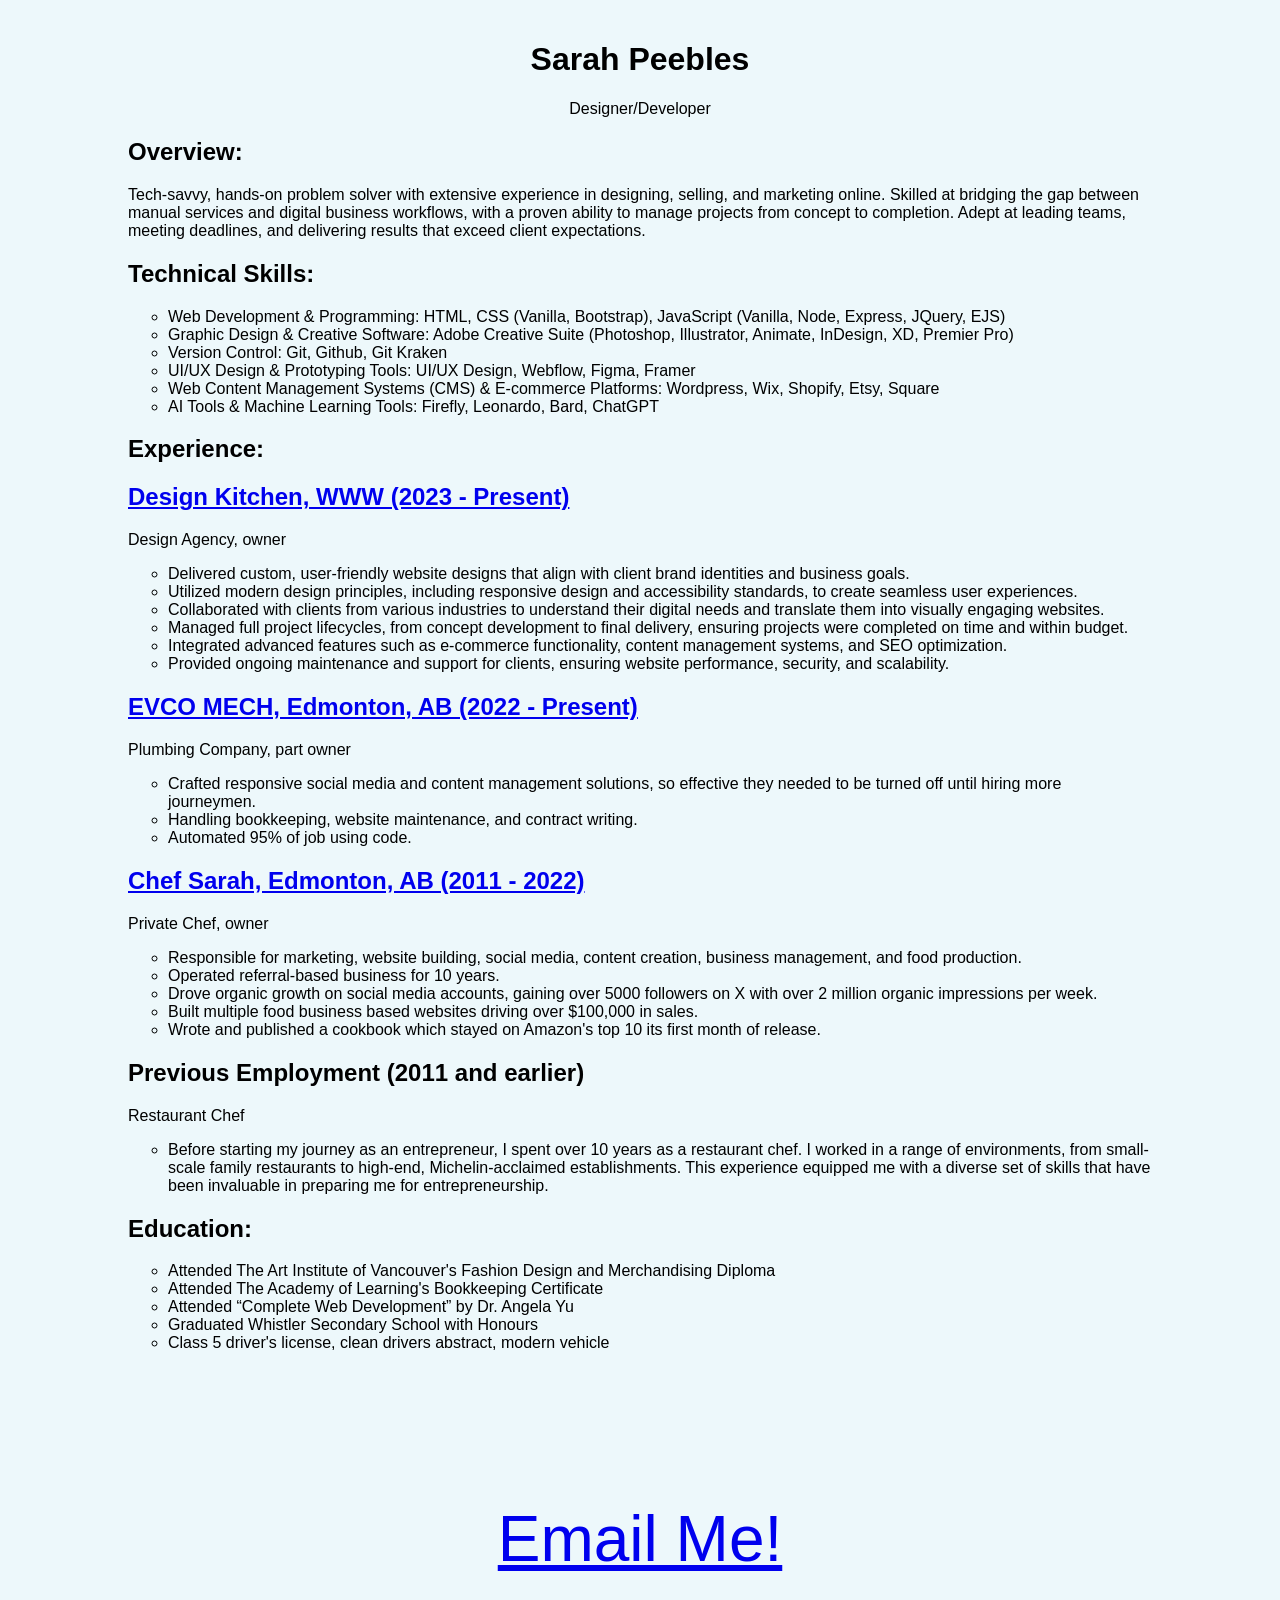
<file: resume.html>
<!DOCTYPE html>
<html lang="en">
  <head>
    <meta charset="UTF-8" />
    <meta name="viewport" content="width=device-width, initial-scale=1.0" />
    <title>Resume</title>
    <style>
      body {
        margin: 0;
        font-family: Arial, sans-serif;
        height: 100vh;
        background-color: #edf8fb;
      }
      main {
        width: 80%;
        margin: 0 auto;
        padding: 20px;
      }
      li {
        list-style: circle;
      }
      h1 {
        text-align: center;
      }

      .tag {
        text-align: center;
      }
      footer {
        text-align: center;
        padding: 50px;
        font-size: 5vw;
      }
    </style>
  </head>
  <body>
    <main>
      <header>
        <h1>Sarah Peebles</h1>
        <p class="tag">Designer/Developer</p>
      </header>

      <section>
        <h2>Overview:</h2>
        <p>
          Tech-savvy, hands-on problem solver with extensive experience in
          designing, selling, and marketing online. Skilled at bridging the gap
          between manual services and digital business workflows, with a proven
          ability to manage projects from concept to completion. Adept at
          leading teams, meeting deadlines, and delivering results that exceed
          client expectations.
        </p>
      </section>

      <section>
        <h2>Technical Skills:</h2>
        <ul>
          <li>
            Web Development & Programming: HTML, CSS (Vanilla, Bootstrap),
            JavaScript (Vanilla, Node, Express, JQuery, EJS)
          </li>
          <li>
            Graphic Design & Creative Software: Adobe Creative Suite (Photoshop,
            Illustrator, Animate, InDesign, XD, Premier Pro)
          </li>
          <li>Version Control: Git, Github, Git Kraken</li>
          <li>
            UI/UX Design & Prototyping Tools: UI/UX Design, Webflow, Figma,
            Framer
          </li>
          <li>
            Web Content Management Systems (CMS) & E-commerce Platforms:
            Wordpress, Wix, Shopify, Etsy, Square
          </li>
          <li>
            AI Tools & Machine Learning Tools: Firefly, Leonardo, Bard, ChatGPT
          </li>
        </ul>
      </section>

      <section>
        <h2>Experience:</h2>
        <article>
          <a href="https://designkitchen.dev"
            ><h2>Design Kitchen, WWW (2023 - Present)</h2></a
          >
          <p>Design Agency, owner</p>
          <ul>
            <li>
              Delivered custom, user-friendly website designs that align with
              client brand identities and business goals.
            </li>
            <li>
              Utilized modern design principles, including responsive design and
              accessibility standards, to create seamless user experiences.
            </li>
            <li>
              Collaborated with clients from various industries to understand
              their digital needs and translate them into visually engaging
              websites.
            </li>
            <li>
              Managed full project lifecycles, from concept development to final
              delivery, ensuring projects were completed on time and within
              budget.
            </li>
            <li>
              Integrated advanced features such as e-commerce functionality,
              content management systems, and SEO optimization.
            </li>
            <li>
              Provided ongoing maintenance and support for clients, ensuring
              website performance, security, and scalability.
            </li>
          </ul>
        </article>
        <article>
          <a href="https://evcomech.com"
            ><h2>EVCO MECH, Edmonton, AB (2022 - Present)</h2></a
          >
          <p>Plumbing Company, part owner</p>
          <ul>
            <li>
              Crafted responsive social media and content management solutions,
              so effective they needed to be turned off until hiring more
              journeymen.
            </li>
            <li>
              Handling bookkeeping, website maintenance, and contract writing.
            </li>
            <li>Automated 95% of job using code.</li>
          </ul>
        </article>
        <article>
          <a href="https://chef-sarah.ca"
            ><h2>Chef Sarah, Edmonton, AB (2011 - 2022)</h2></a
          >
          <p>Private Chef, owner</p>
          <ul>
            <li>
              Responsible for marketing, website building, social media, content
              creation, business management, and food production.
            </li>
            <li>Operated referral-based business for 10 years.</li>
            <li>
              Drove organic growth on social media accounts, gaining over 5000
              followers on X with over 2 million organic impressions per week.
            </li>
            <li>
              Built multiple food business based websites driving over $100,000
              in sales.
            </li>
            <li>
              Wrote and published a cookbook which stayed on Amazon's top 10 its
              first month of release.
            </li>
          </ul>
        </article>
        <article>
          <h2>Previous Employment (2011 and earlier)</h2>
          <p>Restaurant Chef</p>
          <ul>
            <li>
              Before starting my journey as an entrepreneur, I spent over 10
              years as a restaurant chef. I worked in a range of environments,
              from small-scale family restaurants to high-end,
              Michelin-acclaimed establishments. This experience equipped me
              with a diverse set of skills that have been invaluable in
              preparing me for entrepreneurship.
            </li>
          </ul>
        </article>
      </section>

      <section>
        <h2>Education:</h2>
        <ul>
          <li>
            Attended The Art Institute of Vancouver's Fashion Design and
            Merchandising Diploma
          </li>
          <li>Attended The Academy of Learning's Bookkeeping Certificate</li>
          <li>Attended “Complete Web Development” by Dr. Angela Yu</li>
          <li>Graduated Whistler Secondary School with Honours</li>
          <li>
            Class 5 driver's license, clean drivers abstract, modern vehicle
          </li>
        </ul>
      </section>
    </main>
    <footer>
      <p><a href="mailto:webchefdev@gmail.com">Email Me!</a></p>
    </footer>
  </body>
</html>
</file>
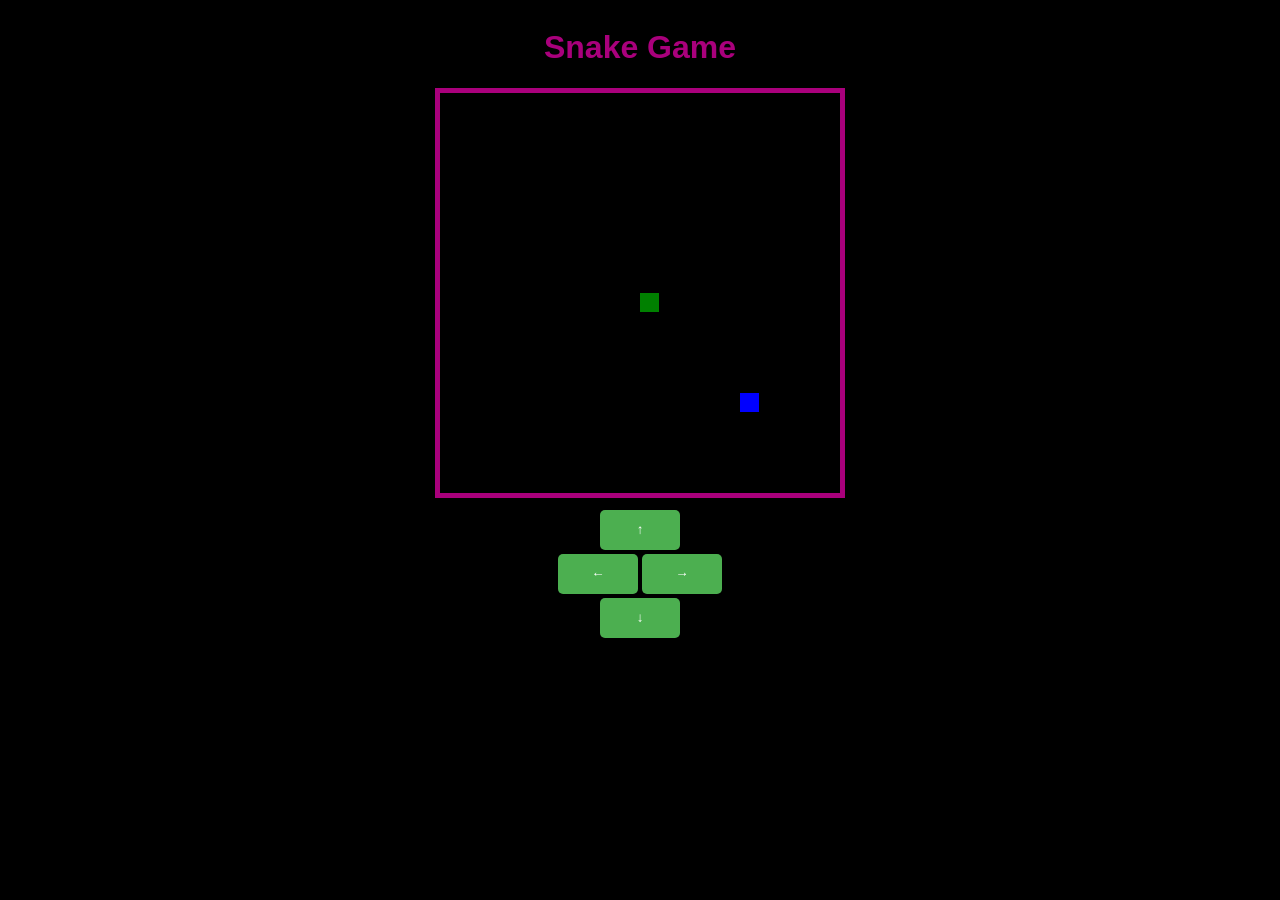
<file: snake.html>
<!DOCTYPE html>
<html lang="en">
  <head>
    <meta charset="UTF-8" />
    <meta name="viewport" content="width=device-width, initial-scale=1.0" />
    <title>Snake Game</title>
    <style>
      body {
        display: flex;
        flex-direction: column;
        align-items: center;
        background-color: black;
        font-family: Arial, sans-serif;
        color:#a9007c;
      }
      canvas {
        border: 5px solid #a9007c;
        width: 90vw; 
        height: 90vw; 
        max-width: 400px; 
        max-height: 400px; 
      }
      .controls {
        display: flex;
        flex-direction: column;
        align-items: center;
        margin-top: 10px;
      }
      .control-row {
        display: flex;
        justify-content: center;
      }
      .button {
        padding: 10px;
        margin: 2px;
        background-color: #4CAF50;
        color: white;
        border: none;
        border-radius: 5px;
        cursor: pointer;
        width: 80px; 
        height: 40px; 
      }
      .button:active {
        background-color: #45a049;
      }
    </style>
  </head>
  <body>
    <h1>Snake Game</h1>
    <canvas id="gameCanvas" width="400" height="400"></canvas>
    <div class="controls">
      <div class="control-row">
        <button class="button" onclick="changeDirection({key: 'ArrowUp'})">↑</button>
      </div>
      <div class="control-row">
        <button class="button" onclick="changeDirection({key: 'ArrowLeft'})">←</button>
        <button class="button" onclick="changeDirection({key: 'ArrowRight'})">→</button>
      </div>
      <div class="control-row">
        <button class="button" onclick="changeDirection({key: 'ArrowDown'})">↓</button>
      </div>
    </div>
    <script>
      const canvas = document.getElementById("gameCanvas");
      const ctx = canvas.getContext("2d");

      let snake = [{ x: 10, y: 10 }];
      let direction = { x: 0, y: 0 };
      let food = { x: 15, y: 15 };
      let score = 0;

      // Game settings
      const gridSize = 20;

      function drawGame() {
        // Clear the canvas
        ctx.clearRect(0, 0, canvas.width, canvas.height);

        // Draw the snake
        snake.forEach((segment, index) => {
          ctx.fillStyle = index === 0 ? "green" : "lightgreen";
          ctx.fillRect(
            segment.x * gridSize,
            segment.y * gridSize,
            gridSize - 1,
            gridSize - 1
          );
        });

        // Draw the food
        ctx.fillStyle = "blue";
        ctx.fillRect(
          food.x * gridSize,
          food.y * gridSize,
          gridSize - 1,
          gridSize - 1
        );

        // Move the snake
        const head = {
          x: snake[0].x + direction.x,
          y: snake[0].y + direction.y,
        };

        // Check for collision with food
        if (head.x === food.x && head.y === food.y) {
          score++;
          snake.unshift(head); // Add new head
          spawnFood();
        } else {
          snake.unshift(head); // Add new head
          snake.pop(); // Remove last segment
        }

        // Check for collisions with walls or self
        if (
          head.x < 0 ||
          head.x >= canvas.width / gridSize ||
          head.y < 0 ||
          head.y >= canvas.height / gridSize ||
          snakeCollision(head)
        ) {
          alert("Game Over! Your score: " + score);
          resetGame();
        }
      }

      function spawnFood() {
        food.x = Math.floor(Math.random() * (canvas.width / gridSize));
        food.y = Math.floor(Math.random() * (canvas.height / gridSize));
      }

      function snakeCollision(head) {
        return snake.some(
          (segment, index) =>
            index !== 0 && segment.x === head.x && segment.y === head.y
        );
      }

      function resetGame() {
        snake = [{ x: 10, y: 10 }];
        direction = { x: 0, y: 0 };
        score = 0;
        spawnFood();
      }

      function changeDirection(event) {
        switch (event.key) {
          case "ArrowUp":
            if (direction.y === 0) {
              direction = { x: 0, y: -1 };
            }
            break;
          case "ArrowDown":
            if (direction.y === 0) {
              direction = { x: 0, y: 1 };
            }
            break;
          case "ArrowLeft":
            if (direction.x === 0) {
              direction = { x: -1, y: 0 };
            }
            break;
          case "ArrowRight":
            if (direction.x === 0) {
              direction = { x: 1, y: 0 };
            }
            break;
        }
      }

      document.addEventListener("keydown", changeDirection);

      // Game loop
      setInterval(drawGame, 100);
    </script>
  </body>
</html>
</file>
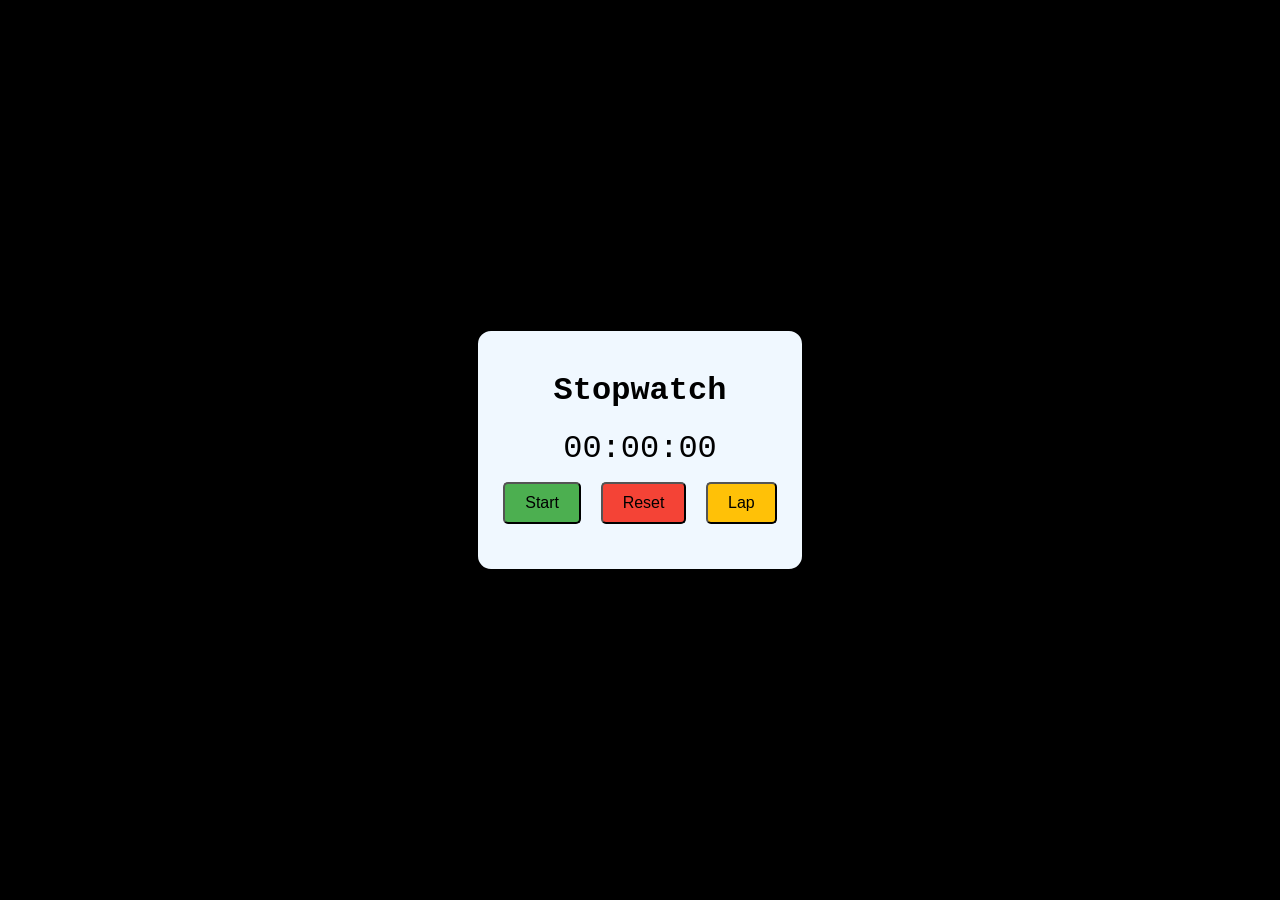
<file: sw.html>
<!DOCTYPE html>
<html lang="en">
  <head>
    <meta charset="UTF-8" />
    <meta name="viewport" content="width=device-width, initial-scale=1.0" />
    <title>Stopwatch</title>
    <style>
      body {
        display: flex;
        justify-content: center;
        align-items: center;
        height: 100vh;
        margin: 0;
        background-color: black;
        font-family: "Courier New", Courier, monospace;
      }
      .stopwatch {
        text-align: center;
        background-color: aliceblue;
        padding: 20px;
        border: solid 2px;
        border-radius: 15px;
        display: flex;
        flex-direction: column;
        align-items: center;
      }
      .display {
        font-size: 2em;
        margin-bottom: 10px;
      }
      .buttons {
        margin-bottom: 10px;
      }
      .start-btn,
      .reset-btn,
      .lap-btn {
        padding: 10px 20px;
        font-size: 1em;
        margin: 5px;
        cursor: pointer;
        border-radius: 5px;
        transition: transform 0.1s;
      }
      .start-btn {
        background-color: #4caf50;
      }
      .start-btn:active,
      .start-btn:focus {
        background-color: #45a049;
      }
      .reset-btn {
        background-color: #f44336;
      }
      .reset-btn:active,
      .reset-btn:focus {
        background-color: #d32f2f;
      }
      .lap-btn {
        background-color: #ffc107;
      }
      .lap-btn:active,
      .lap-btn:focus {
        background-color: #ffa000;
      }
      .start-btn:active,
      .reset-btn:active,
      .lap-btn:active {
        transform: scale(0.98);
      }
      .laps-container {
        margin-top: 10px;
        max-height: 150px;
        overflow-y: auto;
        text-align: left;
        width: 100%;
      }
      .laps-container div {
        padding: 2px 0;
        font-size: 0.9em;
      }
      @media (max-width: 600px) {
        .stopwatch {
          width: 90%;
        }
        .display {
          font-size: 1.5em;
        }
      }
    </style>
  </head>
  <body>
    <div class="stopwatch">
      <h1>Stopwatch</h1>
      <div class="display">00:00:00</div>
      <div class="buttons">
        <button class="start-btn" onclick="startStopwatch()">Start</button>
        <button class="reset-btn" onclick="resetStopwatch()">Reset</button>
        <button class="lap-btn" onclick="lapStopwatch()">Lap</button>
      </div>
      <div class="laps-container"></div>
    </div>
    <script>
      let timer;
      let lastTime = 0;
      let seconds = 0;
      let minutes = 0;
      let hours = 0;
      let laps = [];

      function startStopwatch() {
        if (!timer) {
          lastTime = performance.now();
          timer = requestAnimationFrame(updateTime);
          document.querySelector(".start-btn").textContent = "Stop";
        } else {
          cancelAnimationFrame(timer);
          timer = null;
          document.querySelector(".start-btn").textContent = "Start";
        }
      }

      function resetStopwatch() {
        if (timer) {
          cancelAnimationFrame(timer);
        }
        timer = null;
        seconds = 0;
        minutes = 0;
        hours = 0;
        laps = [];
        updateDisplay();
        updateLaps();
        document.querySelector(".start-btn").textContent = "Start";
      }

      function updateTime(now) {
        const delta = now - lastTime;
        lastTime = now;
        seconds += delta / 1000;
        if (seconds >= 60) {
          seconds -= 60;
          minutes++;
          if (minutes >= 60) {
            minutes -= 60;
            hours++;
          }
        }
        updateDisplay();
        if (hours > 0 && hours % 1 === 0) {
          notify();
        }
        timer = requestAnimationFrame(updateTime);
      }

      function updateDisplay() {
        const display = document.querySelector(".display");
        display.textContent = `${pad(hours)}:${pad(minutes)}:${pad(
          seconds.toFixed(0)
        )}`;
      }

      function lapStopwatch() {
        laps.push(`${pad(hours)}:${pad(minutes)}:${pad(seconds.toFixed(0))}`);
        updateLaps();
      }

      function updateLaps() {
        const lapsContainer = document.querySelector(".laps-container");
        lapsContainer.innerHTML = "";
        laps.forEach((lap, index) => {
          const lapDisplay = document.createElement("div");
          lapDisplay.textContent = `Lap ${index + 1}: ${lap}`;
          lapsContainer.appendChild(lapDisplay);
        });
      }

      function pad(value) {
        return value < 10 ? `0${value}` : value;
      }

      function notify() {
        if (Notification.permission === "granted") {
          new Notification("Stopwatch", {
            body: `Time elapsed: ${pad(hours)}:${pad(minutes)}:${pad(
              seconds.toFixed(0)
            )}`,
          });
        }
      }

      document.addEventListener("DOMContentLoaded", () => {
        if (
          Notification.permission !== "granted" &&
          Notification.permission !== "denied"
        ) {
          Notification.requestPermission();
        }
      });

      document.addEventListener("keydown", function (event) {
        if (event.key === " ") {
          startStopwatch();
        } else if (event.key === "r") {
          resetStopwatch();
        }
      });
    </script>
  </body>
</html>
</file>
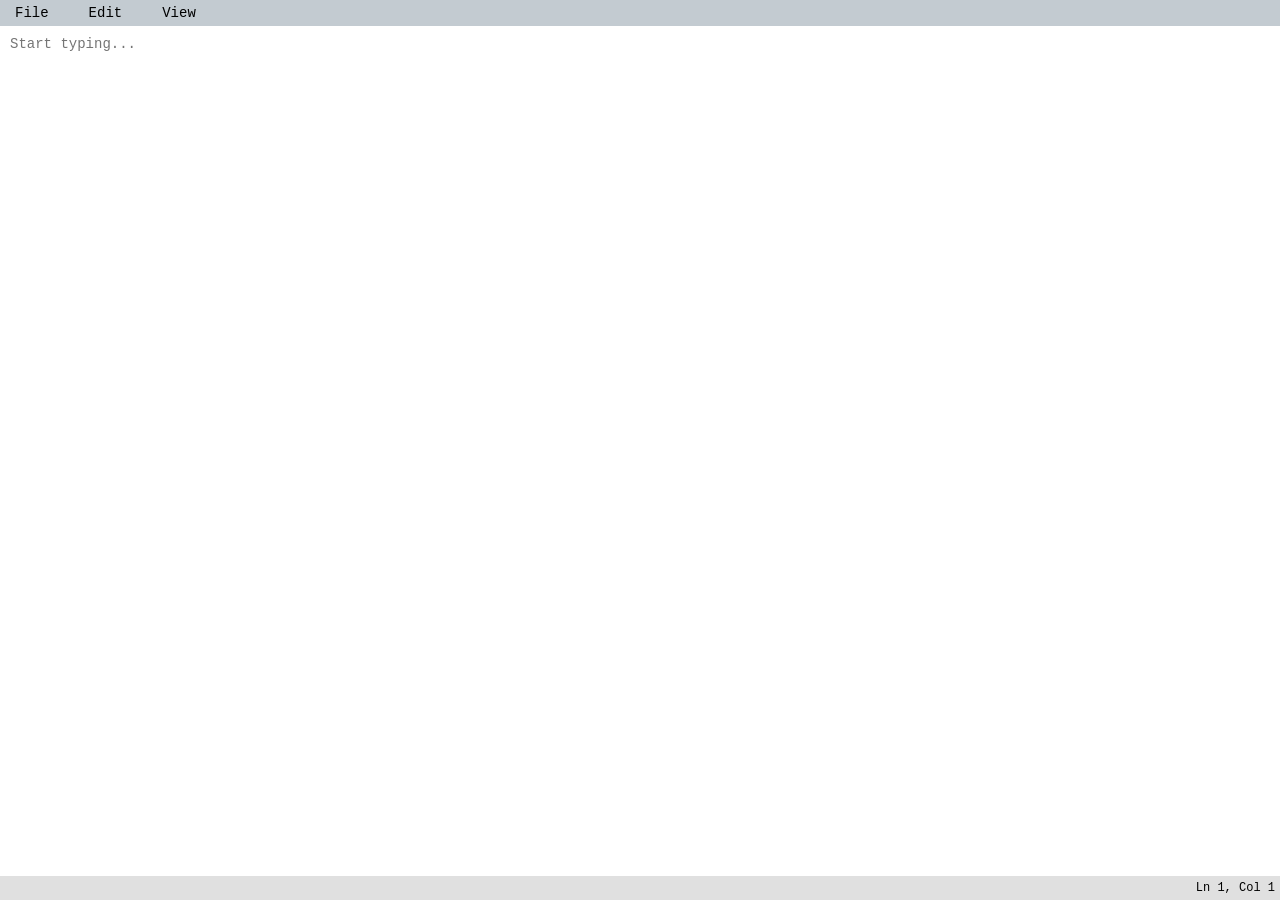
<file: textEditor.html>
<!DOCTYPE html>
<html lang="en">
  <head>
    <meta charset="UTF-8" />
    <meta name="viewport" content="width=device-width, initial-scale=1.0" />
    <title>Notepad Clone</title>
    <style>
      body {
        font-family: "Lucida Console", Monaco, monospace;
        background-color: #c3d9ff;
        margin: 0;
      }

      #notepad {
        display: flex;
        flex-direction: column;
        width: 100%;
        height: 100vh;
      }

      .menu-bar {
        background-color: #c3cbd1;
        padding: 5px;
        display: flex;
        justify-content: start;
        gap: 20px;
        font-size: 14px;
      }

      .menu-bar span {
        cursor: pointer;
        padding: 0 10px;
      }

      .text-area {
        flex-grow: 1;
        width: 100%;
        padding: 10px;
        border: none;
        font-family: "Lucida Console", Monaco, monospace;
        font-size: 14px;
        resize: none;
      }

      .status-bar {
        background-color: #e0e0e0;
        padding: 5px;
        text-align: right;
        font-size: 12px;
      }

      /* Dropdown styles */
      .dropdown {
        display: none;
        position: absolute;
        background-color: #f9f9f9;
        box-shadow: 0px 8px 16px rgba(0, 0, 0, 0.2);
        z-index: 100;
        top: 40px;
        left: 0;
      }

      .dropdown-item {
        padding: 8px 12px;
        cursor: pointer;
      }

      .dropdown-item:hover {
        background-color: #ddd;
      }
    </style>
  </head>
  <body>
    <div id="notepad">
      <div class="menu-bar">
        <span id="file-menu">File</span>
        <span id="edit-menu">Edit</span>
        <span id="view-menu">View</span>
      </div>
      <!-- Dropdown Menus -->
      <div class="dropdown" id="file-dropdown" style="display: block">
        <div class="dropdown-item" id="new-file">New</div>
        <div class="dropdown-item" id="open-file">Open</div>
        <div class="dropdown-item" id="save-file">Save</div>
      </div>
      <div class="dropdown" id="edit-dropdown">
        <div class="dropdown-item" id="undo">Undo</div>
        <div class="dropdown-item" id="cut">Cut</div>
        <div class="dropdown-item" id="copy">Copy</div>
        <div class="dropdown-item" id="paste">Paste</div>
        <div class="dropdown-item" id="select-all">Select All</div>
      </div>
      <div class="dropdown" id="view-dropdown">
        <div class="dropdown-item" id="toggle-status-bar">Status Bar</div>
      </div>

      <textarea
        class="text-area"
        id="editor"
        placeholder="Start typing..."
      ></textarea>
      <div class="status-bar" id="status-bar">Ln 1, Col 1</div>
    </div>

    <script>
      const editor = document.getElementById("editor");
      const statusBar = document.getElementById("status-bar");

      editor.addEventListener("input", updateStatusBar);
      editor.addEventListener("click", updateStatusBar);

      function updateStatusBar() {
        const lines = editor.value.substr(0, editor.selectionStart).split("\n");
        const line = lines.length;
        const col = lines[lines.length - 1].length + 1;
        statusBar.textContent = `Ln ${line}, Col ${col}`;
      }

      // Toggle dropdowns on click
      document.getElementById("file-menu").addEventListener("click", () => {
        console.log("File menu clicked"); // Debug log
        toggleDropdown("file-dropdown");
      });
      document.getElementById("edit-menu").addEventListener("click", () => {
        console.log("Edit menu clicked"); // Debug log
        toggleDropdown("edit-dropdown");
      });
      document.getElementById("view-menu").addEventListener("click", () => {
        console.log("View menu clicked"); // Debug log
        toggleDropdown("view-dropdown");
      });

      // Close dropdown when clicked outside
      window.onclick = function (event) {
        if (
          !event.target.matches(".dropdown-item") &&
          !event.target.matches(".menu-bar span")
        ) {
          hideDropdowns();
        }
      };

      // Dropdown functionality
      function toggleDropdown(id) {
        const dropdown = document.getElementById(id);
        const menuItem = document.getElementById(`${id.split("-")[0]}-menu`);
        const rect = menuItem.getBoundingClientRect();

        dropdown.style.top = `${rect.bottom + 5}px`;
        dropdown.style.left = `${rect.left}px`;

        // Check if the dropdown is currently displayed
        if (dropdown.style.display === "block") {
          dropdown.style.display = "none"; // Hide the dropdown if it's already open
        } else {
          hideDropdowns(); // Hide other dropdowns
          dropdown.style.display = "block"; // Show the dropdown
        }

        console.log(
          `Toggling dropdown: ${id}, current display: ${dropdown.style.display}`
        ); // Debug log
      }

      function hideDropdowns() {
        document
          .querySelectorAll(".dropdown")
          .forEach((d) => (d.style.display = "none"));
      }

      // File Menu Functionality
      document
        .getElementById("new-file")
        .addEventListener("click", () => (editor.value = ""));
      document.getElementById("save-file").addEventListener("click", saveFile);
      document.getElementById("open-file").addEventListener("click", openFile);

      // Edit Menu Functionality
      document
        .getElementById("undo")
        .addEventListener("click", () => document.execCommand("undo"));
      document.getElementById("cut").addEventListener("click", async () => {
        const selectedText = editor.value.substring(
          editor.selectionStart,
          editor.selectionEnd
        );
        await navigator.clipboard.writeText(selectedText); // Copy selected text to clipboard
        editor.setRangeText(
          "",
          editor.selectionStart,
          editor.selectionEnd,
          "end"
        ); // Remove selected text
        updateStatusBar(); // Update the status bar after cutting
      });
      document
        .getElementById("copy")
        .addEventListener("click", () => document.execCommand("copy"));
      document.getElementById("paste").addEventListener("click", async () => {
        try {
          const text = await navigator.clipboard.readText(); // Read text from clipboard
          const start = editor.selectionStart; // Get the current selection start
          const end = editor.selectionEnd; // Get the current selection end

          // Insert the text at the current cursor position
          editor.setRangeText(text, start, end, "end");
          updateStatusBar(); // Update the status bar after pasting
        } catch (err) {
          console.error("Failed to read clipboard contents: ", err);
        }
      });
      document
        .getElementById("select-all")
        .addEventListener("click", () => editor.select());

      // View Menu Functionality
      document
        .getElementById("toggle-status-bar")
        .addEventListener("click", () => {
          statusBar.style.display =
            statusBar.style.display === "none" ? "block" : "none";
        });

      // Save file as .txt
      function saveFile() {
        const text = editor.value;
        const blob = new Blob([text], { type: "text/plain" });
        const anchor = document.createElement("a");
        anchor.href = URL.createObjectURL(blob);
        anchor.download = "untitled.txt";
        anchor.click();
      }

      // Open a file
      function openFile() {
        const input = document.createElement("input");
        input.type = "file";
        input.accept = ".txt";
        input.onchange = function (event) {
          const reader = new FileReader();
          reader.onload = function (e) {
            editor.value = e.target.result;
          };
          reader.readAsText(event.target.files[0]);
        };
        input.click();
      }

      // Hide all dropdowns on page load
      document.querySelectorAll(".dropdown").forEach((dropdown) => {
        dropdown.style.display = "none";
      });
    </script>
  </body>
</html>
</file>
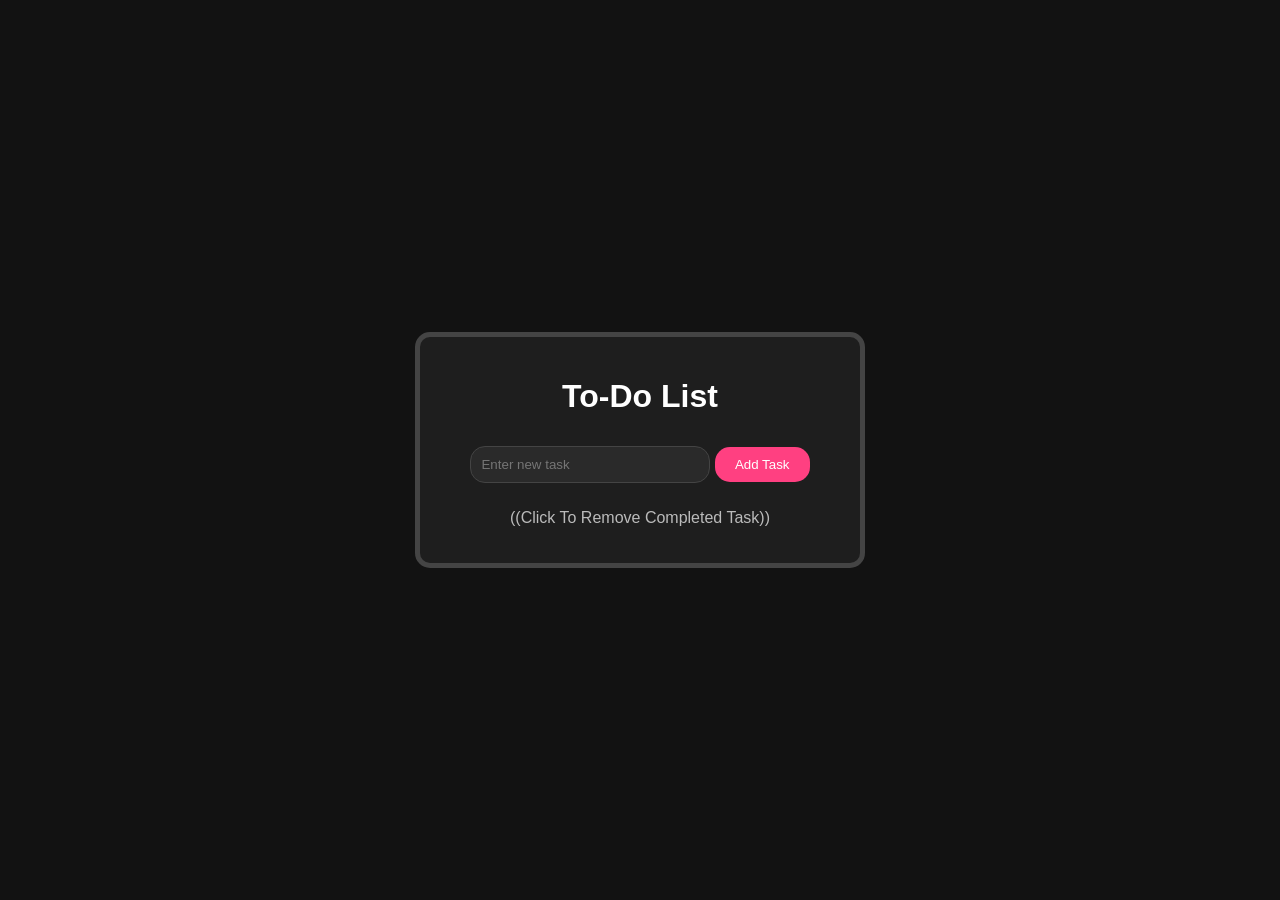
<file: todo.html>
<!DOCTYPE html>
<html lang="en">
  <head>
    <meta charset="UTF-8" />
    <meta name="viewport" content="width=device-width, initial-scale=1.0" />
    <title>ToDo List</title>
    <style>
      body {
        display: flex;
        justify-content: center;
        align-items: center;
        height: 100vh;
        margin: 0;
        font-family: Arial, sans-serif;
        background-color: #121212;
      }
      .container {
        text-align: center;
        padding: 20px;
        border: 5px solid #444;
        border-radius: 15px;
        background-color: #1e1e1e;
        width: 90%;
        max-width: 400px;
      }
      input[type="text"] {
        width: 60%;
        padding: 10px;
        margin: 10px 0;
        box-sizing: border-box;
        border-radius: 15px;
        border: 1px solid #444;
        background-color: #2a2a2a;
        color: #fff;
      }
      button {
        padding: 10px 20px;
        margin: 10px 0;
        cursor: pointer;
        border-radius: 15px;
        background-color: #ff4081; 
        color: white;
        border: none;
        transition: background-color 0.3s;
      }
      button:hover {
        background-color: #c60055; 
      }
      ul {
        padding: 0;
        list-style: none;
        text-align: center;
      }
      li {
        margin: 10px 0;
        padding: 10px;
        background: #2a2a2a;
        border: 1px solid #444;
        border-radius: 15px;
        cursor: pointer;
        transition: background-color 0.3s;
        color: #ff4081; 
      }
      li:hover {
        background-color: #3a3a3a;
      }
      @media (max-width: 600px) {
        .container {
          width: 95%;
        }
        input[type="text"],
        button {
          width: 100%;
        }
      }
      @keyframes slideOut {
        from {
          transform: translateX(0);
          opacity: 1;
        }
        to {
          transform: translateX(100%);
          opacity: 0;
        }
      }
      @keyframes bounceOut {
        25% {
          transform: translateY(-5px);
        }
        50%,
        100% {
          transform: translateY(0);
        }
        75% {
          transform: translateY(5px);
        }
      }
      .completed {
        animation: slideOut 0.5s forwards, bounceOut 0.5s ease-out;
      }
    </style>
  </head>
  <body>
    <div class="container">
      <h1 style="color: #fff;">To-Do List</h1>
      <input type="text" id="taskInput" placeholder="Enter new task" />
      <button id="addTaskBtn">Add Task</button>
      <p style="color: #bbb;">((Click To Remove Completed Task))</p>
      <ul id="taskList"></ul>
    </div>
    <script>
      document
        .getElementById("addTaskBtn")
        .addEventListener("click", function () {
          addTask();
        });
      document
        .getElementById("taskInput")
        .addEventListener("keypress", function (e) {
          if (e.key === "Enter") {
            addTask();
          }
        });
      function addTask() {
        var task = document.getElementById("taskInput").value;
        if (task) {
          var li = document.createElement("li");
          li.textContent = task;
          li.addEventListener("click", function () {
            this.classList.add("completed");
            setTimeout(() => this.remove(), 500);
          });
          document.getElementById("taskList").appendChild(li);
          document.getElementById("taskInput").value = "";
        }
      }
    </script>
  </body>
</html>
</file>
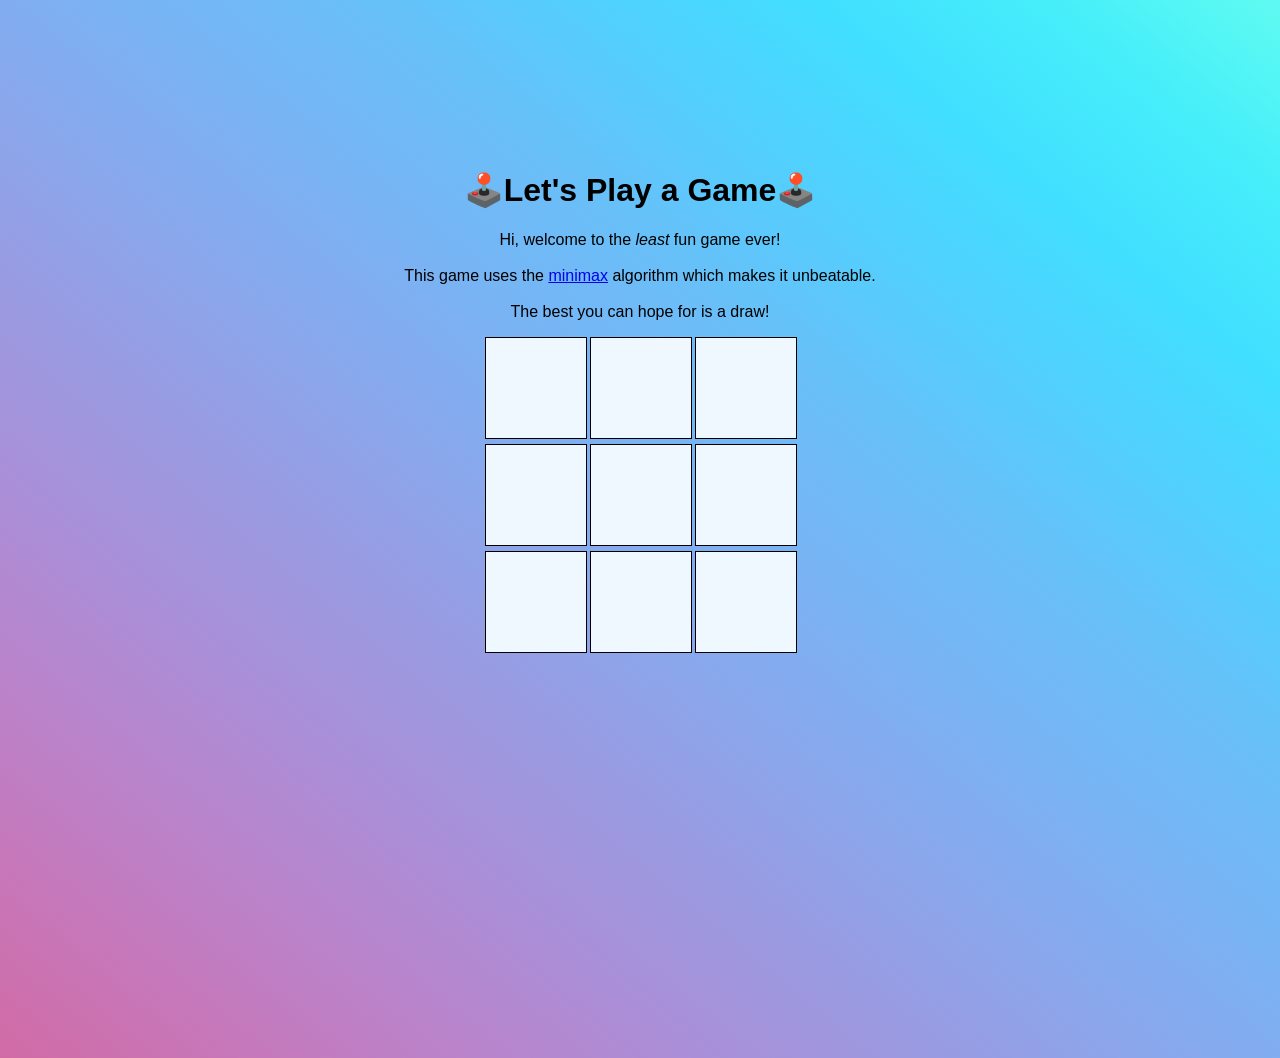
<file: ttt.html>
<!DOCTYPE html>
<html lang="en">
  <head>
    <meta charset="UTF-8" />
    <meta name="viewport" content="width=device-width, initial-scale=1.0" />
    <title>Tic Tac Toe</title>
    <style>
      body {
        background-image: linear-gradient(
          to right top,
          #d16ba5,
          #c777b9,
          #ba83ca,
          #aa8fd8,
          #9a9ae1,
          #8aa7ec,
          #79b3f4,
          #69bff8,
          #52cffe,
          #41dfff,
          #46eefa,
          #5ffbf1
        );
        font-family: "Lucida Sans", "Lucida Sans Regular", "Lucida Grande",
          "Lucida Sans Unicode", Geneva, Verdana, sans-serif;
        height: 100vh;
        text-align: center;
      }
      .game-container {
        display: flex;
        flex-direction: column;
        align-items: center;
        margin-top: 150px;
      }
      .board {
        display: grid;
        grid-template-columns: 100px 100px 100px;
        gap: 5px;
      }
      .cell {
        background-color: aliceblue;
        width: 100px;
        height: 100px;
        text-align: center;
        border: 1px solid black;
        font-size: 100px;
      }
      .modal {
        display: none;
        position: fixed;
        z-index: 1;
        left: 0;
        top: 0;
        width: 100%;
        height: 100%;
        overflow: auto;
        background-color: black;
      }
      .modal-content {
        background-color: #fefefe;
        margin: 15% auto;
        padding: 20px;
        border: 1px solid #888;
        width: 30%;
        text-align: center;
      }
      .close-btn {
        color: #aaa;
        float: right;
        font-size: 28px;
        font-weight: bold;
        cursor: pointer;
      }
    </style>
  </head>
  <body>
    <div class="game-container">
      <div class="play">
        <h1>🕹️Let's Play a Game🕹️</h1>
        <p>
          Hi, welcome to the <i>least</i> fun game ever!<br /><br>
          This game uses the
          <a href="https://en.wikipedia.org/wiki/Minimax"> minimax</a> algorithm
          which makes it unbeatable.<br /><br>The best you can hope for is a draw!
        </p>
      </div>
      <div class="board">
        <div class="cell" data-index="0"></div>
        <div class="cell" data-index="1"></div>
        <div class="cell" data-index="2"></div>
        <div class="cell" data-index="3"></div>
        <div class="cell" data-index="4"></div>
        <div class="cell" data-index="5"></div>
        <div class="cell" data-index="6"></div>
        <div class="cell" data-index="7"></div>
        <div class="cell" data-index="8"></div>
      </div>
      <p id="status"></p>
    </div>
    <div id="gameModal" class="modal">
      <div class="modal-content">
        <span class="close-btn">&times;</span>
        <p id="modalMessage">Better Luck Next Time!</p>
      </div>
    </div>
    <script>
      let cells = document.querySelectorAll(".cell");
      let currentPlayer = "X";
      let board = Array(9).fill("");
      let isGameOver = false;
      const winningCombos = [
        [0, 1, 2],
        [3, 4, 5],
        [6, 7, 8],
        [0, 3, 6],
        [1, 4, 7],
        [2, 5, 8],
        [0, 4, 8],
        [2, 4, 6],
      ];

      cells.forEach((cell) => {
        cell.addEventListener("click", function (e) {
          if (cell.textContent === "" && !isGameOver) {
            cell.textContent = currentPlayer;
            board[cell.dataset.index] = currentPlayer;

            if (checkWinner(currentPlayer)) {
              showModal(`${currentPlayer} Wins!`);
              isGameOver = true;
            } else if (board.every((cell) => cell !== "")) {
              showModal("It's a draw!");
              isGameOver = true;
            } else if (currentPlayer === "X") {
              currentPlayer = "O";
              makeAiMove();
            }
          }
        });
      });

      function checkWinner(player) {
        return winningCombos.some((combination) => {
          return combination.every((index) => {
            return board[index] === player;
          });
        });
      }

      function makeAiMove() {
        let bestMove = minimax(board, "O").index;
        board[bestMove] = "O";
        cells[bestMove].textContent = "O";

        if (checkWinner("O")) {
          showModal(`O Wins!`);
          isGameOver = true;
        } else if (board.every((cell) => cell !== "")) {
          showModal("It's a draw!");
          isGameOver = true;
        } else {
          currentPlayer = "X";
        }
      }

      function minimax(newBoard, player) {
        const availableMoves = getAvailableMoves(newBoard);

        if (checkWinner("O")) {
          return { score: -10 };
        } else if (checkWinner("X")) {
          return { score: 10 };
        } else if (availableMoves.length === 0) {
          return { score: 0 };
        }

        let moves = [];
        for (let i = 0; i < availableMoves.length; i++) {
          let move = {};
          move.index = availableMoves[i];
          newBoard[availableMoves[i]] = player;

          if (player === "X") {
            let g = minimax(newBoard, "O");
            move.score = g.score;
          } else {
            let g = minimax(newBoard, "X");
            move.score = g.score;
          }

          newBoard[availableMoves[i]] = "";
          moves.push(move);
        }

        let bestMove;
        if (player === "X") {
          let bestScore = -Infinity;
          for (let i = 0; i < moves.length; i++) {
            if (moves[i].score > bestScore) {
              bestScore = moves[i].score;
              bestMove = i;
            }
          }
        } else {
          let bestScore = Infinity;
          for (let i = 0; i < moves.length; i++) {
            if (moves[i].score < bestScore) {
              bestScore = moves[i].score;
              bestMove = i;
            }
          }
        }
        return moves[bestMove];
      }

      function getAvailableMoves(board) {
        let moves = [];
        for (let i = 0; i < board.length; i++) {
          if (board[i] === "") moves.push(i);
        }
        return moves;
      }

      function resetGame() {
        board = Array(9).fill("");
        cells.forEach((cell) => {
          cell.textContent = "";
        });
        currentPlayer = "X";
        isGameOver = false;
        modal.style.display = "none";
      }

      var modal = document.getElementById("gameModal");
      var span = document.getElementsByClassName("close-btn")[0];

      function showModal(message) {
        document.getElementById("modalMessage").textContent = message;
        modal.style.display = "block";
      }

      span.onclick = function () {
        modal.style.display = "none";
        resetGame(); // Reset the game when the modal is closed
      };
    </script>
  </body>
</html>
</file>
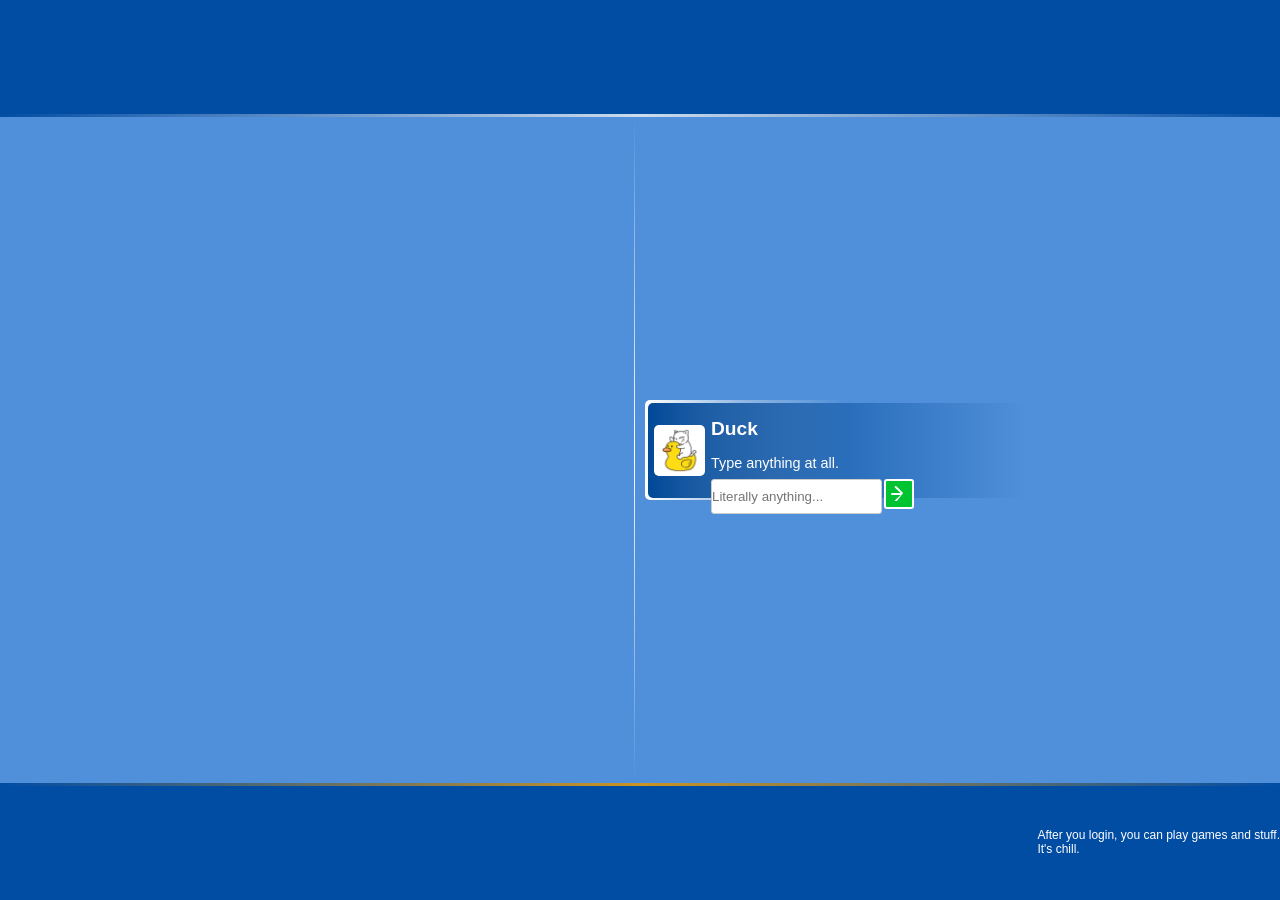
<file: xplogin.html>
<!DOCTYPE html>
<html lang="en">
  <head>
    <meta charset="UTF-8" />
    <meta name="viewport" content="width=device-width, initial-scale=1.0" />
    <title>Windows XP Login Recreation</title>
    <style>
      * {
        margin: 0;
        padding: 0;
        box-sizing: border-box;
      }

      body,
      html {
        height: 100vh;
        width: 100vw;
        display: flex;
        justify-content: center;
        align-items: center;
        background-color: #5090da;
        color: white;
        font-family: Arial, Helvetica, sans-serif;
      }

      .container {
        height: 100vh;
        width: 100vw;
        display: flex;
        flex-direction: column;
      }

      /* Top blue band */
      .top-band {
        background-color: #024da4;
        height: 13vh;
        width: 100vw;
        position: relative;
      }

      .top-band::after {
        content: "";
        position: absolute;
        bottom: 0;
        left: 0;
        right: 0;
        height: 3px;
        background: linear-gradient(to right, transparent, white, transparent);
        opacity: 0.8;
      }

      /* Main section with two equal columns */
      .main-section {
        flex: 1;
        display: flex;
      }

      .column {
        flex: 1;
      }

      .left-column {
        flex: 1;
        position: relative;
      }

      .left-column::after {
        content: "";
        position: absolute;
        top: 0;
        right: 0;
        width: 1px;
        height: 100%;
        background: linear-gradient(
          to bottom,
          transparent,
          #ffffff,
          transparent
        );
      }

      /* Hide right border on mobile */
      @media (max-width: 768px) {
        .left-column {
          border-right: none;
        }
      }

      .right-column {
        flex: 1;
        display: flex;
        justify-content: left;
        align-items: center;
        margin-left: 10px;
        min-width: 500px;
      }

      .border-wrapper {
        position: relative;
        width: 200px;
        height: 100px;
        border-radius: 5px;
        overflow: hidden;
      }

      .rectangle-wrapper {
        position: relative;
        width: 200px;
        height: 100px;
      }

      .white-rectangle {
        width: 100%;
        height: 100%;
        background: linear-gradient(
          to right,
          #ffffff,
          #f0f0f066,
          #e0e0e000
        ); /* Gradient with three stops */
        border-radius: 5px;
        position: absolute;
        top: 0;
        left: 0;
        z-index: 0;
      }

      .blue-rectangle {
        width: 380px;
        height: 95%;
        background: linear-gradient(to right, #004898, transparent);
        position: absolute;
        top: 3px;
        left: 3px;
        border-radius: 5px;
        z-index: 1;
        display: flex;
      }

      .left-content {
        flex: 1;
        display: flex;
        justify-content: left;
        margin-left: 6px;
        align-items: center;
      }

      .image {
        width: 90%;
        height: auto;
        border-radius: 5px;
      }

      .right-content {
        flex: 1;
        padding-top: 10px;
        display: flex;
        flex-direction: column;
        margin-right: 30%;
      }

      .title {
        font-size: 1.2em;
        margin-top: 5px;
        margin-bottom: 15px;
      }

      .description {
        font-size: 0.9em;
        margin-bottom: 3px;
      }

      .input-wrapper {
        display: flex;
        margin-top: 5px;
      }

      .text-input {
        height: 35px;
        margin-bottom: 5px;
        border-radius: 3px;
        border: 1px solid #ccc;
        flex: 1;
      }

      .submit-button {
        height: 30px;
        padding: 3px 5px;
        border-radius: 3px;
        border: 2px solid white;
        background-color: #00c331;
        color: white;
        cursor: pointer;
        margin-left: 2px;
      }

      /* Bottom blue band */
      .bottom-band {
        background-color: #024da4;
        height: 13vh;
        width: 100vw;
        position: relative;
        display: flex;
        justify-content: right;
        align-items: center;
        font-size: 12px;
      }

      .bottom-band::before {
        content: "";
        position: absolute;
        top: 0;
        left: 0;
        right: 0;
        height: 3px;
        background: linear-gradient(to right, transparent, orange, transparent);
        opacity: 0.8;
      }
    </style>
  </head>
  <body>
    <div class="container">
      <div class="top-band"></div>
      <div class="main-section">
        <div class="left-column column"></div>
        <div class="right-column column">
          <div class="rectangle-wrapper">
            <div class="white-rectangle"></div>
            <div class="blue-rectangle">
              <div class="left-content">
                <img src="images/duck.png" alt="Description" class="image" />
              </div>
              <div class="right-content">
                <h2 class="title">Duck</h2>
                <p class="description">Type anything at all.</p>
                <div class="input-wrapper">
                  <input
                    type="password"
                    class="text-input"
                    placeholder="Literally anything..."
                  />
                  <a href="http://webchef.dev">
                    <button class="submit-button">
                      <svg
                        xmlns="http://www.w3.org/2000/svg"
                        width="16"
                        height="16"
                        fill="white"
                        viewBox="0 0 16 16"
                      >
                        <path
                          d="M12.14 8l-6.707-6.707a1 1 0 1 0-1.414 1.414L9.586 8H1a1 1 0 1 0 0 2h8.586l-5.566 5.293a1 1 0 0 0 1.414 1.414L12.14 8z"
                        />
                      </svg>
                    </button>
                  </a>
                </div>
              </div>
            </div>
          </div>
        </div>
      </div>
      <div class="bottom-band">
        <p>After you login, you can play games and stuff.<br />It's chill.</p>
      </div>
    </div>
  </body>
</html>
</file>
<file: styles.css>
body,
html {
  height: 100%;
  margin: 0;
}

a {
  text-decoration: none;
}

.emoji {
  font-size: 2rem;
}
.bg {
  background-image: url("images/windows.jpg");
  height: 100%;
  background-position: sticky;
  background-repeat: no-repeat;
  background-size: cover;
  position: relative;
}

/* Navigation Bar Styles */

.clock {
  position: fixed;
  bottom: 7px;
  right: 10px;
  background-color: #3daeff;
  border: 2px solid #1f007d;
  border-radius: 5px;
  padding: 5px 10px;
  font-size: 16px;
  font-family: "Lucida Sans", "Lucida Sans Regular", "Lucida Grande",
    "Lucida Sans Unicode", Geneva, Verdana, sans-serif;
  z-index: 1000;
}





.windows-bar {
  position: fixed;
  bottom: 0px;
  left: 0;
  width: 100%;
  height: 45px;
  background: linear-gradient(to bottom, #2b62db, #0b3765);
  color: white;
  font-family: Arial, sans-serif;
  font-size: 20px;

  display: flex;
  align-items: center;
}

#startButton {
  background-color: #26921d;
  border: none;
  color: white;
  font-size: 25px;
  text-shadow: 2px 2px #4a4a4a;
  box-shadow: 1px 1px 3px rgba(0, 0, 0, 0.5);
  padding: 6px 45px;
  border-top-right-radius: 8px;
  border-bottom-right-radius: 8px;
  cursor: pointer;
}

#startButton:hover {
  background-color: #ff6c22;
}

@media only screen and (max-width: 768px) {
  #startButton {
    font-size: 10px; 
    padding: 10px 10px; 
    height: 45px;
  }
 

}
.startMenu {
  display: none;
  position: absolute;
  bottom: 45px; /*change this one to move frame*/
  background-color: #d3e5fa;
  width: 400px;
  height: 550px;
  border: 1px solid #ccc;
  padding: 10px;
  z-index: 1;
}
.startMenu ul {
  list-style: none;
  padding: 0;
  margin: 0;
}
.startMenu ul li {
  margin-bottom: 25px;
  margin-top: 15px;
}

.grid-container {
  display: grid;
  grid-template-rows: auto 1fr auto;
  grid-template-columns: 1fr 1fr;
  height: 100%;
}

.grid-item {
  padding: 10px;
}

.grid-item.top {
  grid-row: 1;
  grid-column: 1 / span 2;
  background: linear-gradient(to bottom, #2b62db, #0b3765);
  color: white;
  margin-top: -11px;
  margin-left: -11px;
  margin-right: -11px;
}

.grid-item.middle-left {
  grid-row: 2;
  grid-column: 1;
}

.grid-item.middle-right {
  background-color: #8cabff;
  grid-row: 2;
  grid-column: 2;
  margin-right: -11px;
}

.grid-item.bottom {
  grid-row: 3;
  grid-column: 1 / span 2;
  background: linear-gradient(to bottom, #2b62db, #0b3765);
  color: white;
  margin: -11px;
  text-align: end;
}

/* Icon Styles */
.icon-container {
  position: absolute;
  top: 20px;
  display: flex;
  flex-wrap: wrap;
  gap: 20px;
  right: 20px;
}

.icon {
  display: flex;
  flex-direction: column;
  align-items: center;
  font-family: Arial, sans-serif;
  color: white;
  text-shadow: 2px 2px #4a4a4a;
  cursor: pointer;
  text-align: center;
}

.icon img {
  width: 80px;
  height: 80px;
  border-radius: 5px;
}

.icon span {
  margin-top: -5px;
}

#websiteFrame {
  display: none;
  position: fixed;
  top: 50%;
  left: 50%;
  width: 80%;
  height: 80%;
  transform: translate(-50%, -50%);
  border: solid 3px;
  border-top: solid 40px;
  overflow: auto;
}

#closeButton {
  position: absolute;
  display: none;
  top: 4.8em;
  left: 50%;
  transform: translateX(-50%);
  z-index: 100000;
  background-color: #f100c9;
}

@media only screen and (max-width: 768px) {

  .icon {
    font-size: 12px;
  }
  .icon img {
    width: 30px;
    height: 30px;

  }

  
}

iframe {
  border: none;
  width: 100%;
  height: auto;
  display: block;
  overflow: hidden;
  position: relative;
  margin: 0;
  padding: 0;
  background: transparent;
  z-index: 420;

}

.counter {
margin-top: 125px;
margin-left: 10px;
  


}
</file>
